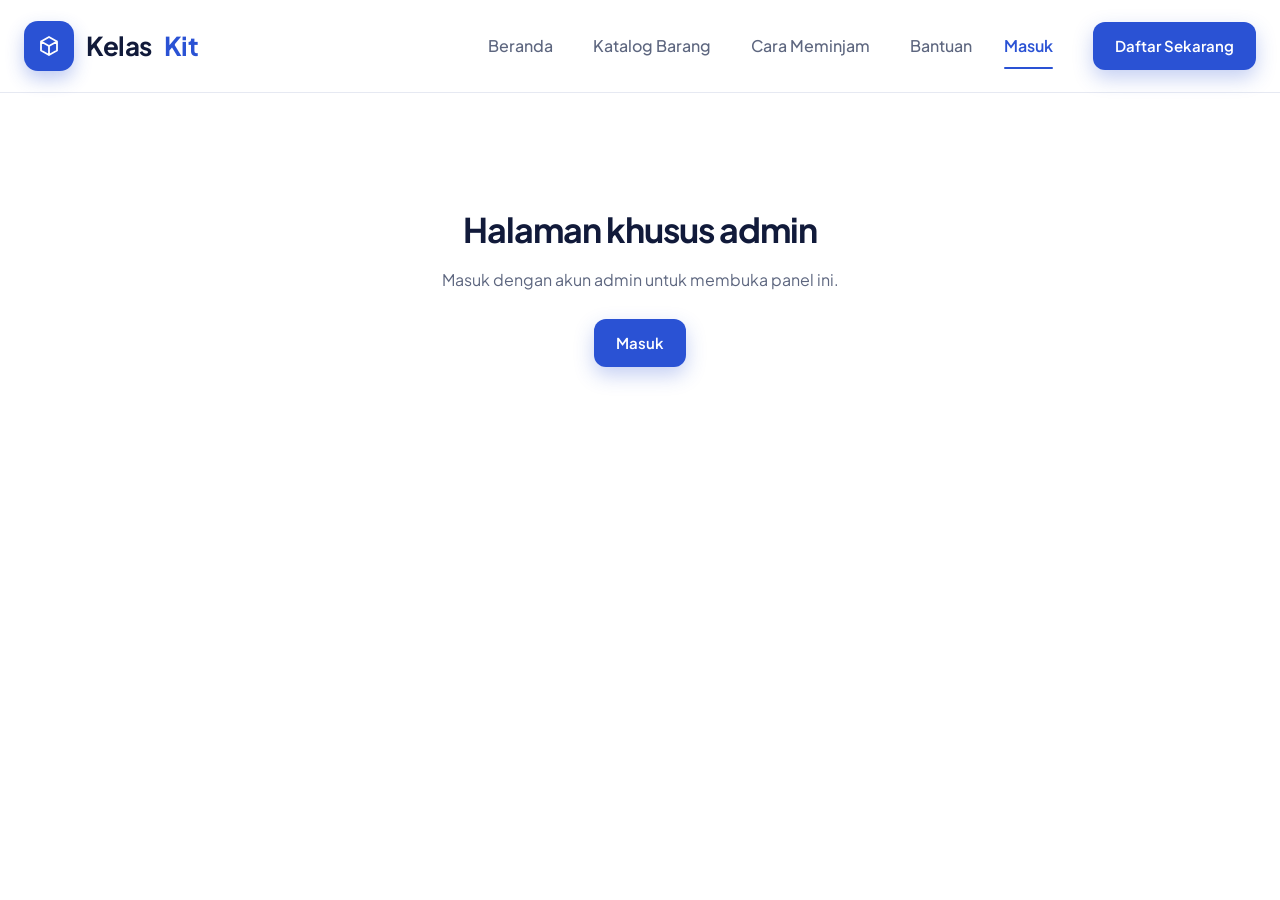
<file: admin.html>
<!DOCTYPE html>
<html lang="id">
<head>
  <meta charset="UTF-8">
  <meta name="viewport" content="width=device-width, initial-scale=1">
  <title>Panel Admin | KelasKit</title>
  <link rel="preconnect" href="https://fonts.googleapis.com">
  <link rel="preconnect" href="https://fonts.gstatic.com" crossorigin>
  <link href="https://fonts.googleapis.com/css2?family=Plus+Jakarta+Sans:wght@400;500;600;700;800&display=swap" rel="stylesheet">
  <link rel="stylesheet" href="style.css">
</head>
<body>
<header class="nav" id="nav">
  <div class="container nav__inner">
    <a href="index.html" class="logo"><span class="logo__mark"><svg viewBox="0 0 24 24"><path d="M12 3 4 7.5v9L12 21l8-4.5v-9L12 3Zm0 9L4 7.5M12 12l8-4.5M12 12v9"/></svg></span>Kelas<span>Kit</span></a>
    <button class="nav__toggle" id="navToggle" aria-label="Buka menu" aria-expanded="false"><span></span><span></span><span></span></button>
    <nav class="nav__menu" id="navMenu">
      <a href="index.html">Beranda</a>
      <a href="katalog.html">Katalog Barang</a>
      <a href="cara-meminjam.html">Cara Meminjam</a>
      <a href="bantuan.html">Bantuan</a>
      <a href="masuk.html" class="nav__login is-active" id="navLogin">Masuk</a>
      <a href="daftar.html" class="btn btn--primary" id="navRegister">Daftar Sekarang</a>
    </nav>
  </div>
</header>

<main class="admin" id="adminMain" hidden>
  <div class="container">
    <div class="admin__head">
      <div>
        <span class="eyebrow">Panel admin</span>
        <h1>Persetujuan peminjaman</h1>
        <p>Periksa pengajuan siswa, setujui atau tolak, lalu catat saat barang dikembalikan.</p>
      </div>
      <div class="actions">
        <button type="button" class="btn btn--ghost" id="seedBtn">Isi data contoh</button>
        <button type="button" class="btn btn--ghost" id="clearBtn">Hapus semua pengajuan</button>
      </div>
    </div>

    <div class="stat-grid" id="stats"></div>

    <h2 class="admin__h2">Pengajuan</h2>
    <div class="chips" id="statusChips" role="tablist"></div>
    <p class="form-msg" id="adminMsg" role="alert"></p>
    <div class="table-wrap">
      <table class="table">
        <thead><tr><th>Peminjam</th><th>Barang</th><th>Jadwal</th><th>Keperluan</th><th>Status</th><th>Aksi</th></tr></thead>
        <tbody id="loanRows"></tbody>
      </table>
    </div>
    <p class="empty" id="loanEmpty" hidden>Belum ada pengajuan pada status ini.</p>

    <h2 class="admin__h2">Inventaris</h2>
    <div class="table-wrap">
      <table class="table">
        <thead><tr><th>Barang</th><th>Kategori</th><th>Stok total</th><th>Sedang dipinjam</th><th>Tersedia</th></tr></thead>
        <tbody id="invRows"></tbody>
      </table>
    </div>
  </div>
</main>

<main class="denied" id="denied" hidden>
  <div class="container">
    <h1>Halaman khusus admin</h1>
    <p>Masuk dengan akun admin untuk membuka panel ini.</p>
    <a class="btn btn--primary" href="masuk.html">Masuk</a>
  </div>
</main>

<dialog class="modal" id="rejectDlg">
  <form class="modal__box" id="rejectForm">
    <h3>Tolak pengajuan</h3>
    <p class="modal__meta" id="rejectInfo"></p>
    <div class="field"><label for="reason">Alasan penolakan</label><textarea id="reason" rows="3" placeholder="Contoh: barang sedang dipakai untuk ujian"></textarea></div>
    <div class="actions">
      <button type="submit" class="btn btn--primary">Tolak Pengajuan</button>
      <button type="button" class="btn btn--ghost" id="rejectCancel">Batal</button>
    </div>
  </form>
</dialog>

<script src="common.js"></script>
<script src="admin.js"></script>
</body>
</html>
</file>
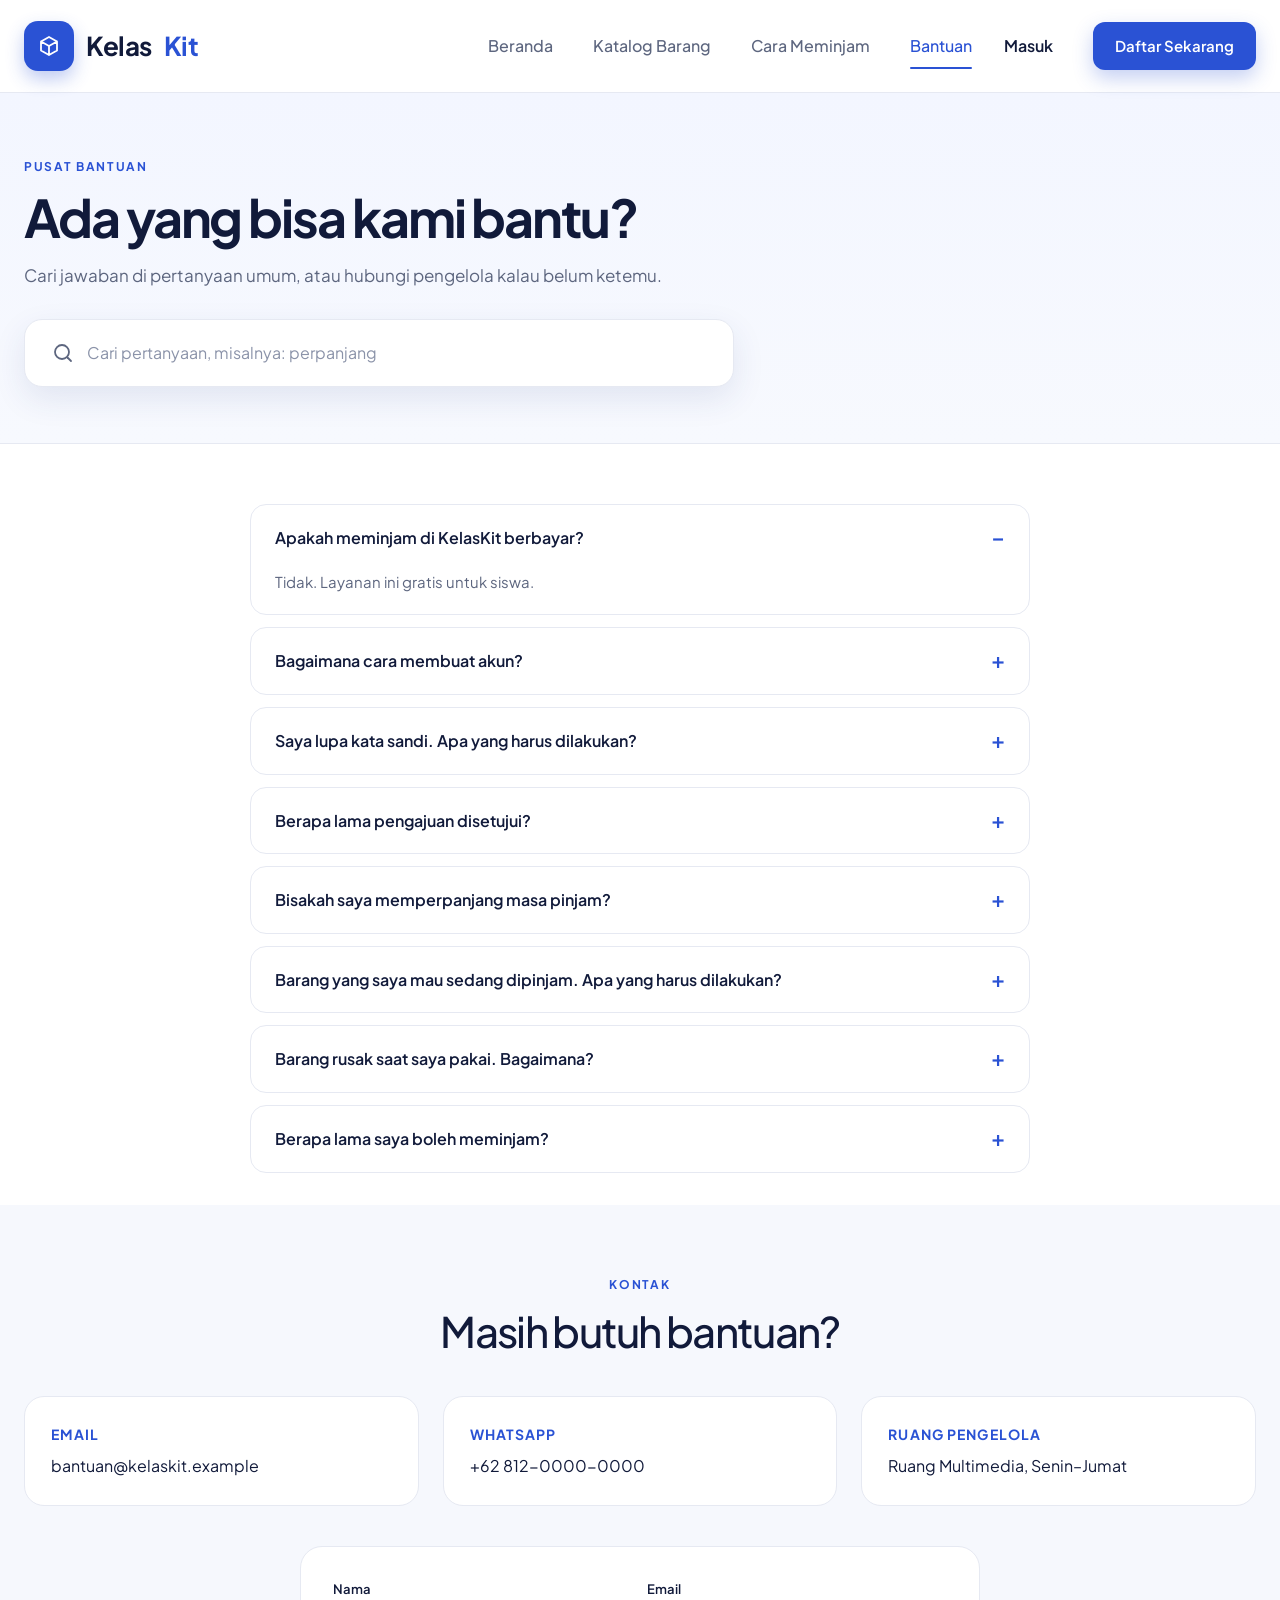
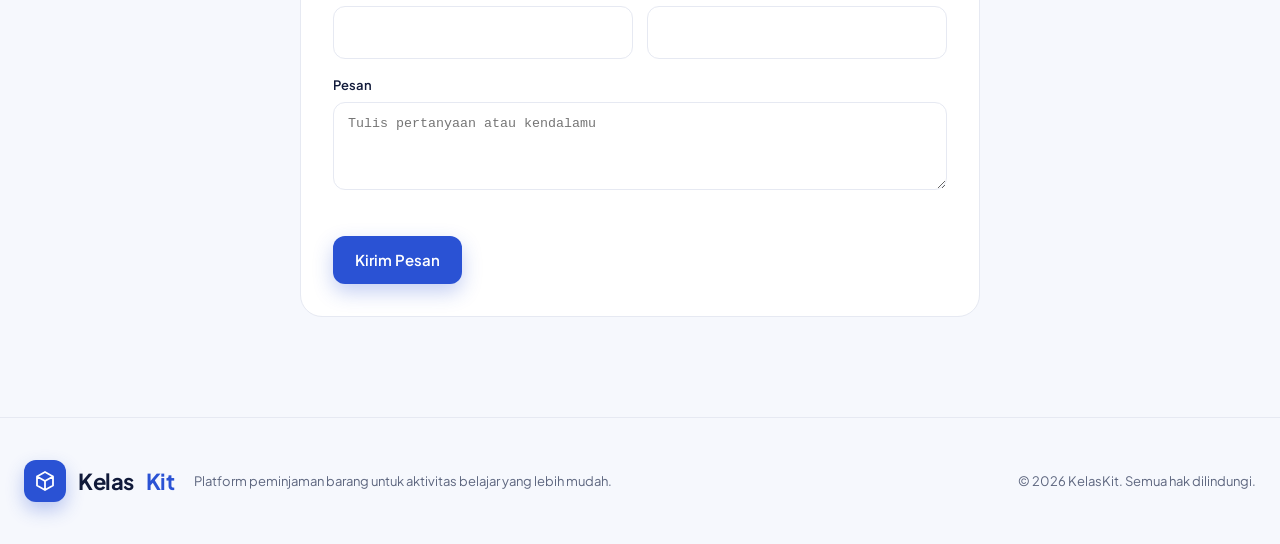
<file: bantuan.html>
<!DOCTYPE html>
<html lang="id">
<head>
  <meta charset="UTF-8">
  <meta name="viewport" content="width=device-width, initial-scale=1">
  <title>Bantuan | KelasKit</title>
  <link rel="preconnect" href="https://fonts.googleapis.com">
  <link rel="preconnect" href="https://fonts.gstatic.com" crossorigin>
  <link href="https://fonts.googleapis.com/css2?family=Plus+Jakarta+Sans:wght@400;500;600;700;800&display=swap" rel="stylesheet">
  <link rel="stylesheet" href="style.css">
</head>
<body>
<header class="nav" id="nav">
  <div class="container nav__inner">
    <a href="index.html" class="logo"><span class="logo__mark"><svg viewBox="0 0 24 24"><path d="M12 3 4 7.5v9L12 21l8-4.5v-9L12 3Zm0 9L4 7.5M12 12l8-4.5M12 12v9"/></svg></span>Kelas<span>Kit</span></a>
    <button class="nav__toggle" id="navToggle" aria-label="Buka menu" aria-expanded="false"><span></span><span></span><span></span></button>
    <nav class="nav__menu" id="navMenu">
      <a href="index.html">Beranda</a>
      <a href="katalog.html">Katalog Barang</a>
      <a href="cara-meminjam.html">Cara Meminjam</a>
      <a href="bantuan.html" class="is-active">Bantuan</a>
      <a href="masuk.html" class="nav__login" id="navLogin">Masuk</a>
      <a href="daftar.html" class="btn btn--primary" id="navRegister">Daftar Sekarang</a>
    </nav>
  </div>
</header>
<main>
  <section class="page-hero">
    <div class="container">
      <span class="eyebrow">Pusat bantuan</span>
      <h1>Ada yang bisa kami bantu?</h1>
      <p>Cari jawaban di pertanyaan umum, atau hubungi pengelola kalau belum ketemu.</p>
      <form class="search" id="faqSearchForm" role="search">
        <svg viewBox="0 0 24 24" class="search__icon"><circle cx="11" cy="11" r="7"/><path d="m20 20-3.5-3.5"/></svg>
        <input type="search" id="faqSearch" placeholder="Cari pertanyaan, misalnya: perpanjang" aria-label="Cari pertanyaan" autocomplete="off">
      </form>
    </div>
  </section>

  <section class="faq" id="faq">
    <div class="container faq__inner">
      <div id="faqList">
        <details open><summary>Apakah meminjam di KelasKit berbayar?</summary><p>Tidak. Layanan ini gratis untuk siswa.</p></details>
        <details><summary>Bagaimana cara membuat akun?</summary><p>Klik Daftar Sekarang, isi nama, email, kelas, dan kata sandi, lalu setujui syarat peminjaman.</p></details>
        <details><summary>Saya lupa kata sandi. Apa yang harus dilakukan?</summary><p>Hubungi pengelola lewat bagian Kontak di bawah, sebutkan email akunmu, dan mereka akan membantu mengatur ulang.</p></details>
        <details><summary>Berapa lama pengajuan disetujui?</summary><p>Pengelola memproses pengajuan pada jam operasional. Ajukan lebih awal supaya jadwalmu aman.</p></details>
        <details><summary>Bisakah saya memperpanjang masa pinjam?</summary><p>Bisa, selama barang tidak sedang dipesan orang lain. Ajukan perpanjangan sebelum tanggal kembali lewat.</p></details>
        <details><summary>Barang yang saya mau sedang dipinjam. Apa yang harus dilakukan?</summary><p>Pilih tanggal lain, atau cek barang serupa di katalog. Aktifkan filter Hanya yang tersedia untuk melihat barang yang siap dipinjam.</p></details>
        <details><summary>Barang rusak saat saya pakai. Bagaimana?</summary><p>Segera lapor ke pengelola dan jangan memperbaikinya sendiri. Pengelola akan memberi tahu langkah selanjutnya.</p></details>
        <details><summary>Berapa lama saya boleh meminjam?</summary><p>Batasnya berbeda tiap barang dan tertera di kartu barang, misalnya Maks. 3 hari.</p></details>
      </div>
      <p class="empty" id="faqEmpty" hidden>Tidak ada pertanyaan yang cocok. Coba kata lain, atau tanyakan langsung lewat form di bawah.</p>
    </div>
  </section>

  <section class="contact" id="kontak">
    <div class="container">
      <div class="section-head section-head--center"><span class="eyebrow">Kontak</span><h2>Masih butuh bantuan?</h2></div>
      <div class="contact__grid">
        <div class="contact__card"><h3>Email</h3><p>bantuan@kelaskit.example</p></div>
        <div class="contact__card"><h3>WhatsApp</h3><p>+62 812-0000-0000</p></div>
        <div class="contact__card"><h3>Ruang pengelola</h3><p>Ruang Multimedia, Senin&ndash;Jumat</p></div>
      </div>
      <form class="contact-form" id="contactForm" novalidate>
        <div class="row2">
          <div class="field"><label for="cname">Nama</label><input id="cname" name="cname" autocomplete="name"><small class="err" data-for="cname"></small></div>
          <div class="field"><label for="cemail">Email</label><input id="cemail" name="cemail" type="email" autocomplete="email"><small class="err" data-for="cemail"></small></div>
        </div>
        <div class="field"><label for="cmsg">Pesan</label><textarea id="cmsg" name="cmsg" rows="4" placeholder="Tulis pertanyaan atau kendalamu"></textarea><small class="err" data-for="cmsg"></small></div>
        <p class="form-msg" id="contactMsg" role="alert"></p>
        <button type="submit" class="btn btn--primary">Kirim Pesan</button>
      </form>
    </div>
  </section>
</main>
<footer class="footer">
  <div class="container footer__inner">
    <a href="index.html" class="logo logo--sm"><span class="logo__mark"><svg viewBox="0 0 24 24"><path d="M12 3 4 7.5v9L12 21l8-4.5v-9L12 3Zm0 9L4 7.5M12 12l8-4.5M12 12v9"/></svg></span>Kelas<span>Kit</span></a>
    <p>Platform peminjaman barang untuk aktivitas belajar yang lebih mudah.</p>
    <small>&copy; <span id="year">2025</span> KelasKit. Semua hak dilindungi.</small>
  </div>
</footer>
<script src="common.js"></script><script src="bantuan.js"></script>
</body></html>
</file>
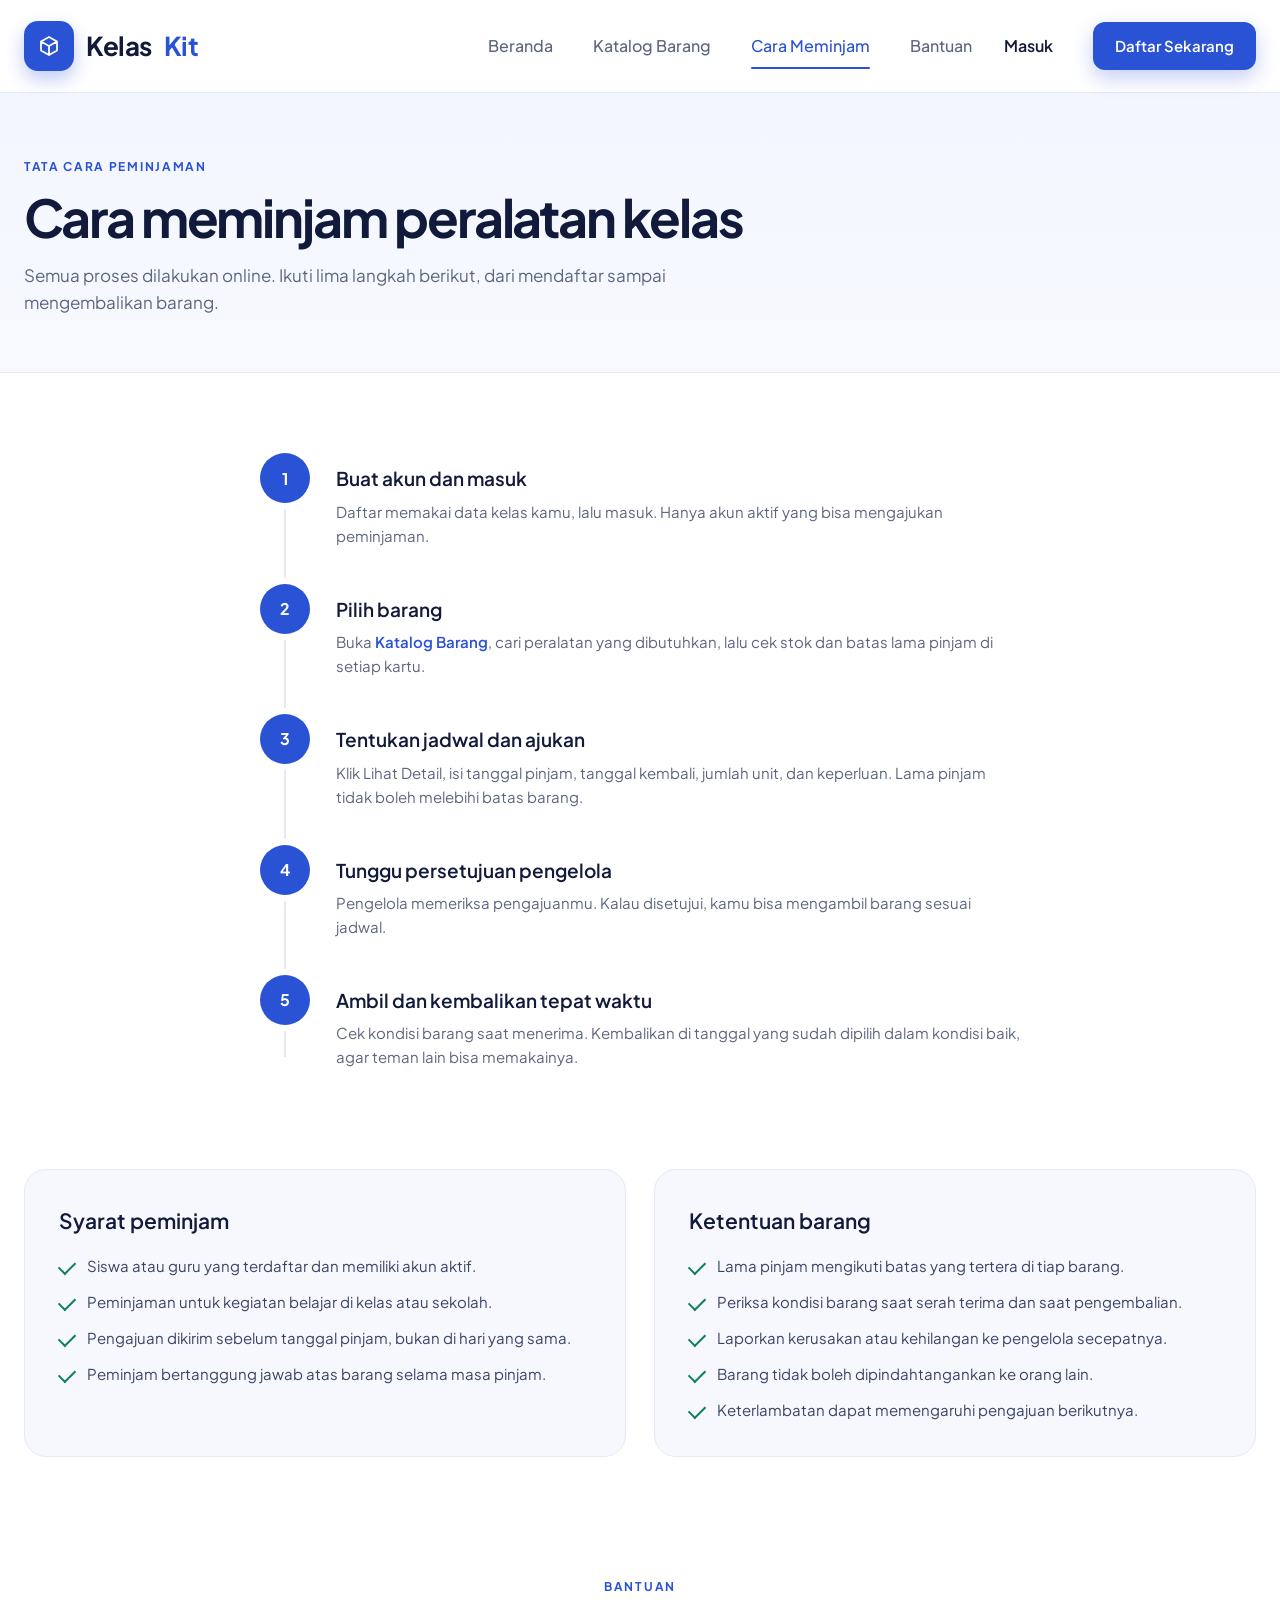
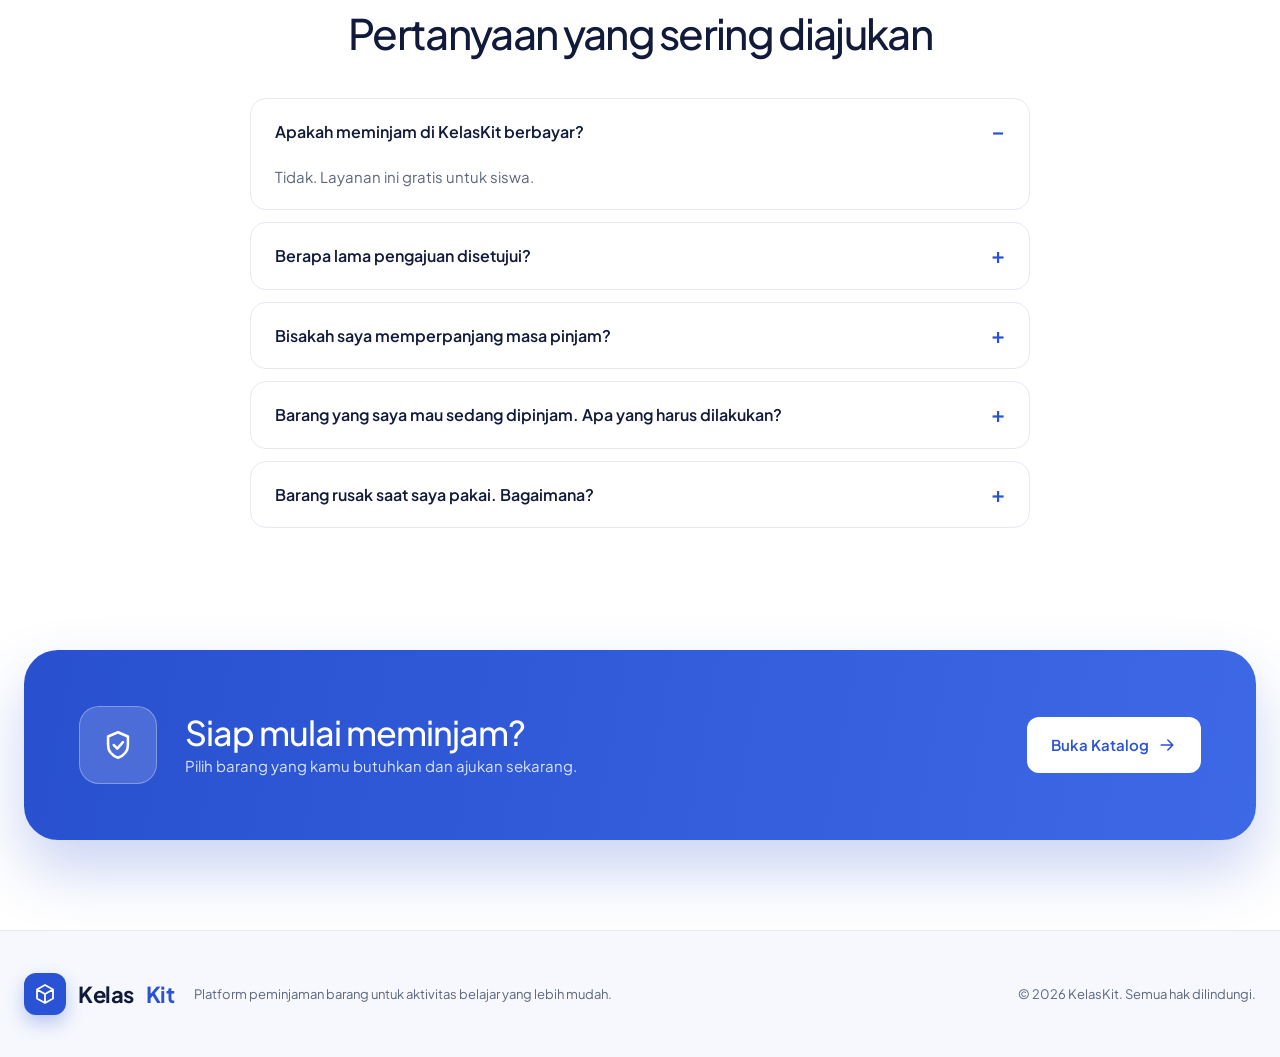
<file: cara-meminjam.html>
<!DOCTYPE html>
<html lang="id">
<head>
  <meta charset="UTF-8">
  <meta name="viewport" content="width=device-width, initial-scale=1">
  <title>Cara Meminjam | KelasKit</title>
  <link rel="preconnect" href="https://fonts.googleapis.com">
  <link rel="preconnect" href="https://fonts.gstatic.com" crossorigin>
  <link href="https://fonts.googleapis.com/css2?family=Plus+Jakarta+Sans:wght@400;500;600;700;800&display=swap" rel="stylesheet">
  <link rel="stylesheet" href="style.css">
</head>
<body>
<header class="nav" id="nav">
  <div class="container nav__inner">
    <a href="index.html" class="logo"><span class="logo__mark"><svg viewBox="0 0 24 24"><path d="M12 3 4 7.5v9L12 21l8-4.5v-9L12 3Zm0 9L4 7.5M12 12l8-4.5M12 12v9"/></svg></span>Kelas<span>Kit</span></a>
    <button class="nav__toggle" id="navToggle" aria-label="Buka menu" aria-expanded="false"><span></span><span></span><span></span></button>
    <nav class="nav__menu" id="navMenu">
      <a href="index.html">Beranda</a>
      <a href="katalog.html" >Katalog Barang</a>
      <a href="cara-meminjam.html" class="is-active">Cara Meminjam</a>
      <a href="bantuan.html">Bantuan</a>
      <a href="masuk.html" class="nav__login" id="navLogin">Masuk</a>
      <a href="daftar.html" class="btn btn--primary" id="navRegister">Daftar Sekarang</a>
    </nav>
  </div>
</header>
<main>
  <section class="page-hero">
    <div class="container">
      <span class="eyebrow">Tata cara peminjaman</span>
      <h1>Cara meminjam peralatan kelas</h1>
      <p>Semua proses dilakukan online. Ikuti lima langkah berikut, dari mendaftar sampai mengembalikan barang.</p>
    </div>
  </section>

  <section class="guide">
    <div class="container">
      <ol class="timeline">
        <li><span class="timeline__no">1</span><div><h3>Buat akun dan masuk</h3><p>Daftar memakai data kelas kamu, lalu masuk. Hanya akun aktif yang bisa mengajukan peminjaman.</p></div></li>
        <li><span class="timeline__no">2</span><div><h3>Pilih barang</h3><p>Buka <a href="katalog.html">Katalog Barang</a>, cari peralatan yang dibutuhkan, lalu cek stok dan batas lama pinjam di setiap kartu.</p></div></li>
        <li><span class="timeline__no">3</span><div><h3>Tentukan jadwal dan ajukan</h3><p>Klik Lihat Detail, isi tanggal pinjam, tanggal kembali, jumlah unit, dan keperluan. Lama pinjam tidak boleh melebihi batas barang.</p></div></li>
        <li><span class="timeline__no">4</span><div><h3>Tunggu persetujuan pengelola</h3><p>Pengelola memeriksa pengajuanmu. Kalau disetujui, kamu bisa mengambil barang sesuai jadwal.</p></div></li>
        <li><span class="timeline__no">5</span><div><h3>Ambil dan kembalikan tepat waktu</h3><p>Cek kondisi barang saat menerima. Kembalikan di tanggal yang sudah dipilih dalam kondisi baik, agar teman lain bisa memakainya.</p></div></li>
      </ol>
    </div>
  </section>

  <section class="rules">
    <div class="container rules__grid">
      <div class="rule">
        <h2>Syarat peminjam</h2>
        <ul>
          <li>Siswa atau guru yang terdaftar dan memiliki akun aktif.</li>
          <li>Peminjaman untuk kegiatan belajar di kelas atau sekolah.</li>
          <li>Pengajuan dikirim sebelum tanggal pinjam, bukan di hari yang sama.</li>
          <li>Peminjam bertanggung jawab atas barang selama masa pinjam.</li>
        </ul>
      </div>
      <div class="rule">
        <h2>Ketentuan barang</h2>
        <ul>
          <li>Lama pinjam mengikuti batas yang tertera di tiap barang.</li>
          <li>Periksa kondisi barang saat serah terima dan saat pengembalian.</li>
          <li>Laporkan kerusakan atau kehilangan ke pengelola secepatnya.</li>
          <li>Barang tidak boleh dipindahtangankan ke orang lain.</li>
          <li>Keterlambatan dapat memengaruhi pengajuan berikutnya.</li>
        </ul>
      </div>
    </div>
  </section>

  <section class="faq" id="faq">
    <div class="container faq__inner">
      <div class="section-head section-head--center"><span class="eyebrow">Bantuan</span><h2>Pertanyaan yang sering diajukan</h2></div>
      <details open><summary>Apakah meminjam di KelasKit berbayar?</summary><p>Tidak. Layanan ini gratis untuk siswa.</p></details>
      <details><summary>Berapa lama pengajuan disetujui?</summary><p>Pengelola memproses pengajuan pada jam operasional. Ajukan lebih awal supaya jadwalmu aman.</p></details>
      <details><summary>Bisakah saya memperpanjang masa pinjam?</summary><p>Bisa, selama barang tidak sedang dipesan orang lain. Ajukan perpanjangan sebelum tanggal kembali lewat.</p></details>
      <details><summary>Barang yang saya mau sedang dipinjam. Apa yang harus dilakukan?</summary><p>Pilih tanggal lain, atau cek barang serupa di katalog. Aktifkan filter Hanya yang tersedia untuk melihat barang yang siap dipinjam.</p></details>
      <details><summary>Barang rusak saat saya pakai. Bagaimana?</summary><p>Segera lapor ke pengelola dan jangan memperbaikinya sendiri. Pengelola akan memberi tahu langkah selanjutnya.</p></details>
    </div>
  </section>

  <section class="cta-wrap">
    <div class="container">
      <div class="cta">
        <span class="cta__icon"><svg viewBox="0 0 24 24"><path d="M12 3 5 6v6c0 4.5 3 7.5 7 9 4-1.5 7-4.5 7-9V6l-7-3Zm-3 9 2.5 2.5L15.5 10"/></svg></span>
        <div class="cta__text"><h2>Siap mulai meminjam?</h2><p>Pilih barang yang kamu butuhkan dan ajukan sekarang.</p></div>
        <a href="katalog.html" class="btn btn--white">Buka Katalog <svg viewBox="0 0 24 24"><path d="M5 12h14M13 6l6 6-6 6"/></svg></a>
      </div>
    </div>
  </section>
</main>
<footer class="footer">
  <div class="container footer__inner">
    <a href="index.html" class="logo logo--sm"><span class="logo__mark"><svg viewBox="0 0 24 24"><path d="M12 3 4 7.5v9L12 21l8-4.5v-9L12 3Zm0 9L4 7.5M12 12l8-4.5M12 12v9"/></svg></span>Kelas<span>Kit</span></a>
    <p>Platform peminjaman barang untuk aktivitas belajar yang lebih mudah.</p>
    <small>&copy; <span id="year">2025</span> KelasKit. Semua hak dilindungi.</small>
  </div>
</footer>
<script src="common.js"></script>
</body></html>
</file>
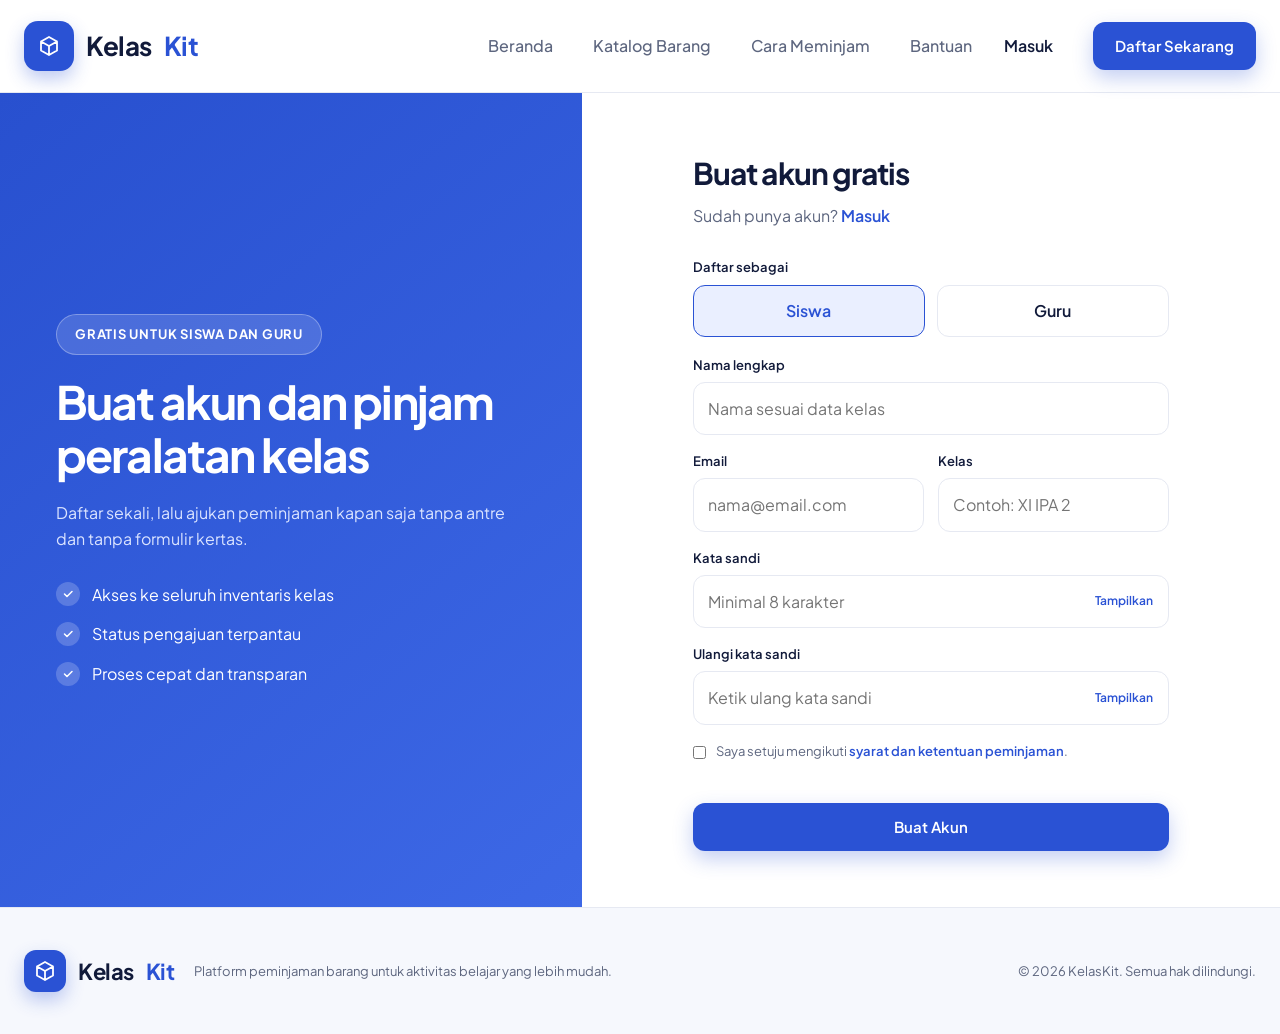
<file: daftar.html>
<!DOCTYPE html>
<html lang="id">
<head>
  <meta charset="UTF-8">
  <meta name="viewport" content="width=device-width, initial-scale=1">
  <title>Daftar | KelasKit</title>
  <link rel="preconnect" href="https://fonts.googleapis.com">
  <link rel="preconnect" href="https://fonts.gstatic.com" crossorigin>
  <link href="https://fonts.googleapis.com/css2?family=Plus+Jakarta+Sans:wght@400;500;600;700;800&display=swap" rel="stylesheet">
  <link rel="stylesheet" href="style.css">
</head>
<body>
<header class="nav" id="nav">
  <div class="container nav__inner">
    <a href="index.html" class="logo"><span class="logo__mark"><svg viewBox="0 0 24 24"><path d="M12 3 4 7.5v9L12 21l8-4.5v-9L12 3Zm0 9L4 7.5M12 12l8-4.5M12 12v9"/></svg></span>Kelas<span>Kit</span></a>
    <button class="nav__toggle" id="navToggle" aria-label="Buka menu" aria-expanded="false"><span></span><span></span><span></span></button>
    <nav class="nav__menu" id="navMenu">
      <a href="index.html">Beranda</a>
      <a href="katalog.html">Katalog Barang</a>
      <a href="cara-meminjam.html">Cara Meminjam</a>
      <a href="bantuan.html" >Bantuan</a>
      <a href="masuk.html" class="nav__login" id="navLogin">Masuk</a>
      <a href="daftar.html" class="btn btn--primary" id="navRegister">Daftar Sekarang</a>
    </nav>
  </div>
</header>
<main class="auth">
  <aside class="auth__side">
    <span class="pill pill--light">Gratis untuk siswa dan guru</span>
    <h1>Buat akun dan pinjam peralatan kelas</h1>
    <p>Daftar sekali, lalu ajukan peminjaman kapan saja tanpa antre dan tanpa formulir kertas.</p>
    <ul class="auth__list"><li>Akses ke seluruh inventaris kelas</li><li>Status pengajuan terpantau</li><li>Proses cepat dan transparan</li></ul>
  </aside>
  <section class="auth__card">
    <h2>Buat akun gratis</h2>
    <p class="auth__sub">Sudah punya akun? <a href="masuk.html">Masuk</a></p>
    <form id="registerForm" novalidate>
      <fieldset class="role-pick">
        <legend>Daftar sebagai</legend>
        <div class="role-pick__opts">
          <label><input type="radio" name="role" value="siswa" checked><span>Siswa</span></label>
          <label><input type="radio" name="role" value="guru"><span>Guru</span></label>
        </div>
      </fieldset>
      <div class="field"><label for="fullname">Nama lengkap</label><input id="fullname" name="fullname" autocomplete="name" placeholder="Nama sesuai data kelas"><small class="err" data-for="fullname"></small></div>
      <div class="row2">
        <div class="field"><label for="email">Email</label><input id="email" name="email" type="email" autocomplete="email" placeholder="nama@email.com"><small class="err" data-for="email"></small></div>
        <div class="field"><label for="kelas" id="kelasLabel">Kelas</label><input id="kelas" name="kelas" placeholder="Contoh: XI IPA 2"><small class="err" data-for="kelas"></small></div>
      </div>
      <div class="field"><label for="password">Kata sandi</label>
        <div class="pw"><input id="password" name="password" type="password" autocomplete="new-password" placeholder="Minimal 8 karakter"><button type="button" class="pw-toggle" data-target="password">Tampilkan</button></div>
        <small class="err" data-for="password"></small></div>
      <div class="field"><label for="confirm">Ulangi kata sandi</label>
        <div class="pw"><input id="confirm" name="confirm" type="password" autocomplete="new-password" placeholder="Ketik ulang kata sandi"><button type="button" class="pw-toggle" data-target="confirm">Tampilkan</button></div>
        <small class="err" data-for="confirm"></small></div>
      <label class="agree"><input type="checkbox" name="terms"> <span>Saya setuju mengikuti <a href="cara-meminjam.html">syarat dan ketentuan peminjaman</a>.</span></label>
      <small class="err" data-for="terms"></small>
      <p class="form-msg" id="formMsg" role="alert"></p>
      <button type="submit" class="btn btn--primary btn--block">Buat Akun</button>
    </form>
  </section>
</main>
<footer class="footer">
  <div class="container footer__inner">
    <a href="index.html" class="logo logo--sm"><span class="logo__mark"><svg viewBox="0 0 24 24"><path d="M12 3 4 7.5v9L12 21l8-4.5v-9L12 3Zm0 9L4 7.5M12 12l8-4.5M12 12v9"/></svg></span>Kelas<span>Kit</span></a>
    <p>Platform peminjaman barang untuk aktivitas belajar yang lebih mudah.</p>
    <small>&copy; <span id="year">2025</span> KelasKit. Semua hak dilindungi.</small>
  </div>
</footer>
<script src="common.js"></script><script src="auth.js"></script>
</body></html>
</file>
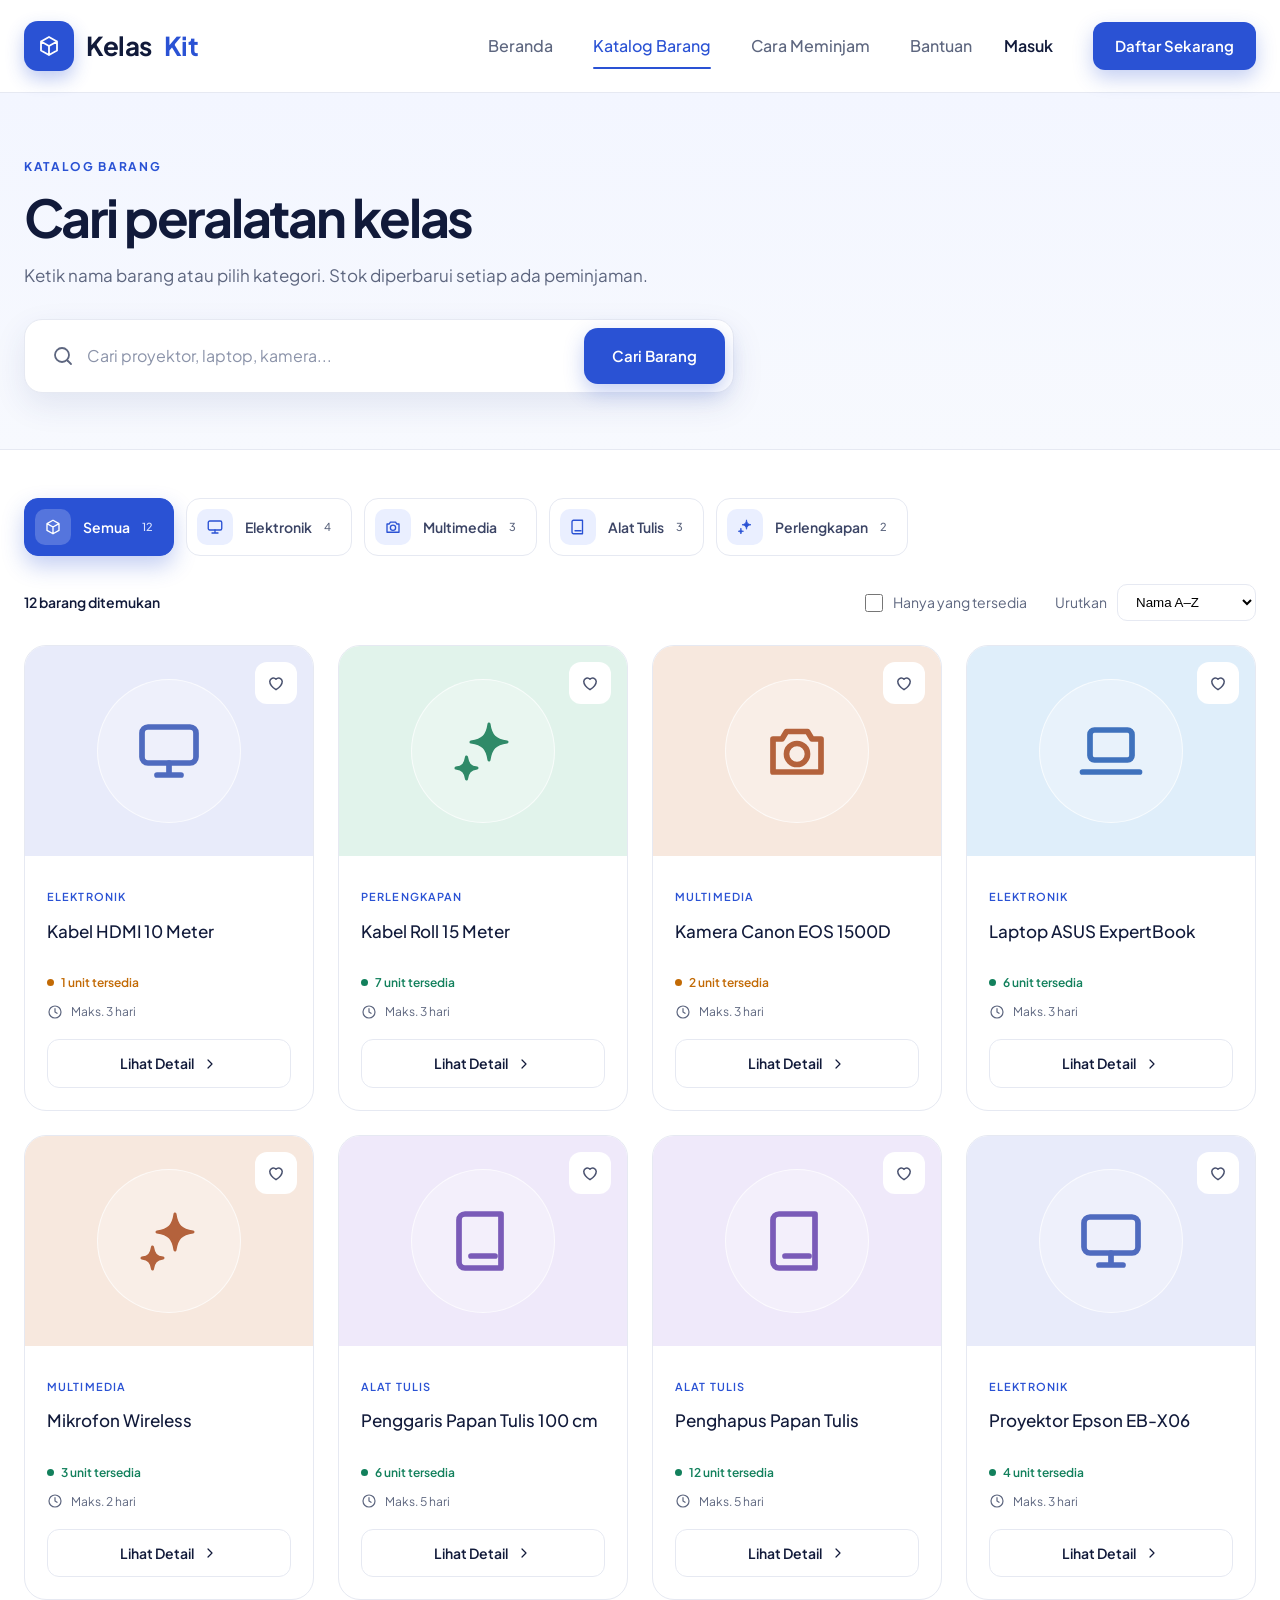
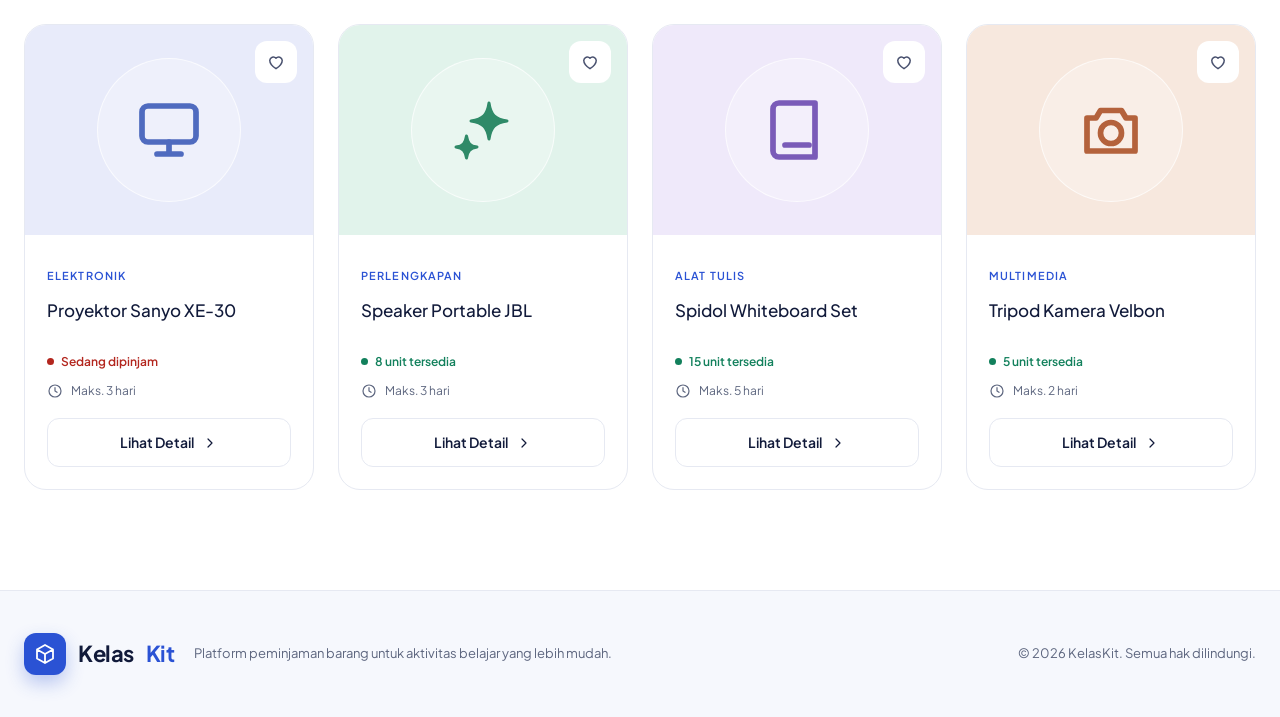
<file: katalog.html>
<!DOCTYPE html>
<html lang="id">
<head>
  <meta charset="UTF-8">
  <meta name="viewport" content="width=device-width, initial-scale=1">
  <title>Katalog Barang | KelasKit</title>
  <link rel="preconnect" href="https://fonts.googleapis.com">
  <link rel="preconnect" href="https://fonts.gstatic.com" crossorigin>
  <link href="https://fonts.googleapis.com/css2?family=Plus+Jakarta+Sans:wght@400;500;600;700;800&display=swap" rel="stylesheet">
  <link rel="stylesheet" href="style.css">
</head>
<body>
<header class="nav" id="nav">
  <div class="container nav__inner">
    <a href="index.html" class="logo"><span class="logo__mark"><svg viewBox="0 0 24 24"><path d="M12 3 4 7.5v9L12 21l8-4.5v-9L12 3Zm0 9L4 7.5M12 12l8-4.5M12 12v9"/></svg></span>Kelas<span>Kit</span></a>
    <button class="nav__toggle" id="navToggle" aria-label="Buka menu" aria-expanded="false"><span></span><span></span><span></span></button>
    <nav class="nav__menu" id="navMenu">
      <a href="index.html">Beranda</a>
      <a href="katalog.html" class="is-active">Katalog Barang</a>
      <a href="cara-meminjam.html" >Cara Meminjam</a>
      <a href="bantuan.html">Bantuan</a>
      <a href="masuk.html" class="nav__login" id="navLogin">Masuk</a>
      <a href="daftar.html" class="btn btn--primary" id="navRegister">Daftar Sekarang</a>
    </nav>
  </div>
</header>
<main>
  <section class="page-hero">
    <div class="container">
      <span class="eyebrow">Katalog barang</span>
      <h1>Cari peralatan kelas</h1>
      <p>Ketik nama barang atau pilih kategori. Stok diperbarui setiap ada peminjaman.</p>
      <form class="search" id="searchForm" role="search">
        <svg viewBox="0 0 24 24" class="search__icon"><circle cx="11" cy="11" r="7"/><path d="m20 20-3.5-3.5"/></svg>
        <input type="search" id="searchInput" placeholder="Cari proyektor, laptop, kamera..." aria-label="Cari barang" autocomplete="off">
        <button type="submit" class="btn btn--primary">Cari Barang</button>
      </form>
    </div>
  </section>

  <section class="catalog catalog--page">
    <div class="container">
      <div class="chips" id="chips" role="tablist"></div>
      <div class="toolbar">
        <p id="count" aria-live="polite"></p>
        <label class="check"><input type="checkbox" id="onlyAvail"> Hanya yang tersedia</label>
        <label class="select">Urutkan
          <select id="sort">
            <option value="nama">Nama A&ndash;Z</option>
            <option value="stok">Stok terbanyak</option>
            <option value="durasi">Durasi terlama</option>
          </select>
        </label>
      </div>
      <div class="grid" id="grid"></div>
      <div class="empty" id="empty" hidden>
        <p>Barang tidak ditemukan. Coba kata kunci lain atau atur ulang filter.</p>
        <button type="button" class="btn btn--primary" id="reset">Atur ulang filter</button>
      </div>
    </div>
  </section>
</main>
<footer class="footer">
  <div class="container footer__inner">
    <a href="index.html" class="logo logo--sm"><span class="logo__mark"><svg viewBox="0 0 24 24"><path d="M12 3 4 7.5v9L12 21l8-4.5v-9L12 3Zm0 9L4 7.5M12 12l8-4.5M12 12v9"/></svg></span>Kelas<span>Kit</span></a>
    <p>Platform peminjaman barang untuk aktivitas belajar yang lebih mudah.</p>
    <small>&copy; <span id="year">2025</span> KelasKit. Semua hak dilindungi.</small>
  </div>
</footer>
<script src="common.js"></script>
<script src="katalog.js"></script>
</body></html>
</file>
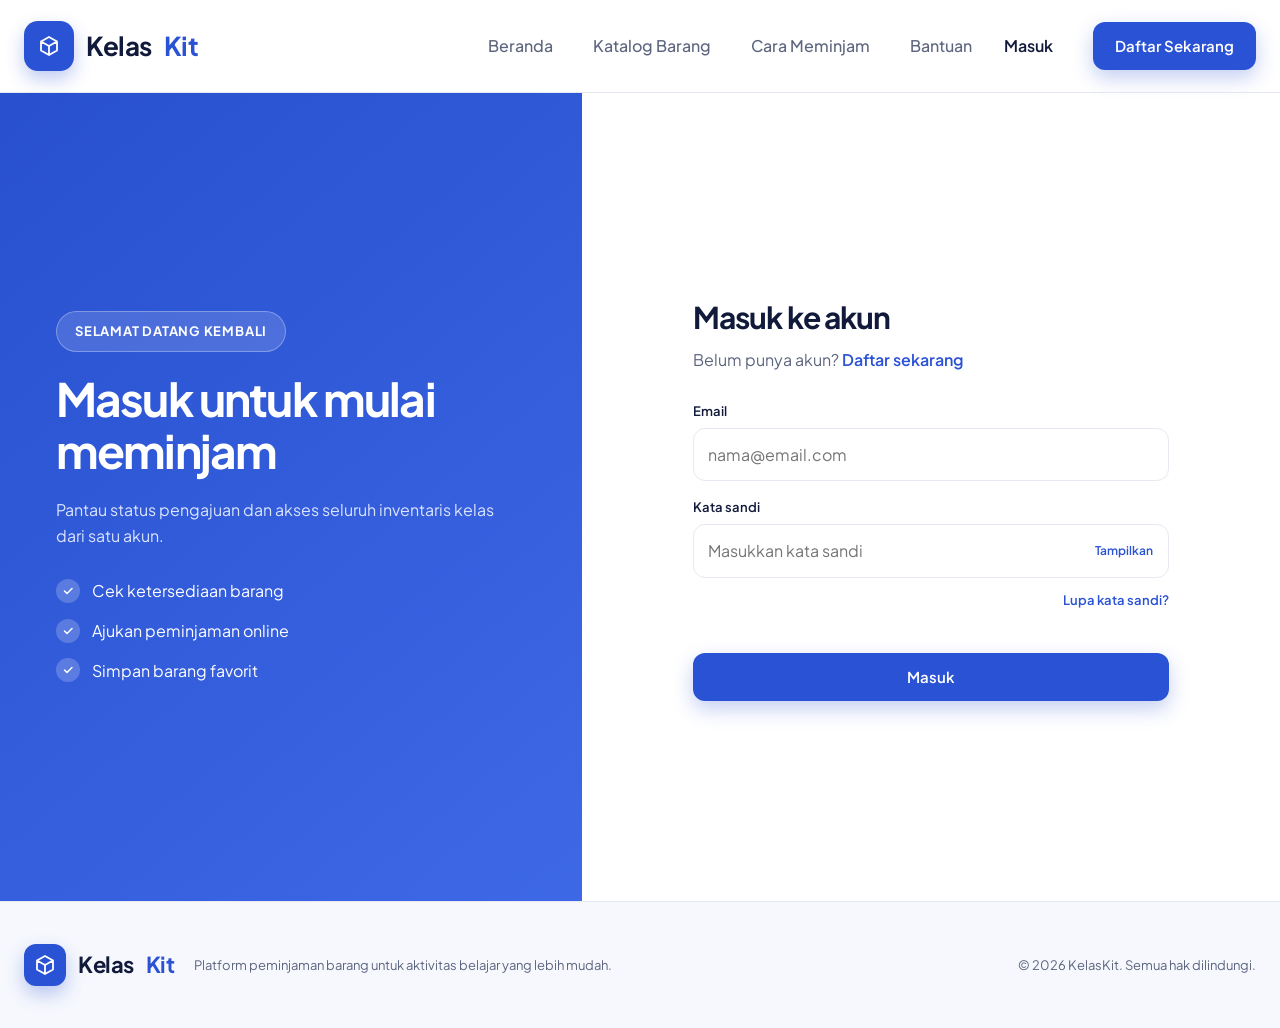
<file: masuk.html>
<!DOCTYPE html>
<html lang="id">
<head>
  <meta charset="UTF-8">
  <meta name="viewport" content="width=device-width, initial-scale=1">
  <title>Masuk | KelasKit</title>
  <link rel="preconnect" href="https://fonts.googleapis.com">
  <link rel="preconnect" href="https://fonts.gstatic.com" crossorigin>
  <link href="https://fonts.googleapis.com/css2?family=Plus+Jakarta+Sans:wght@400;500;600;700;800&display=swap" rel="stylesheet">
  <link rel="stylesheet" href="style.css">
</head>
<body>
<header class="nav" id="nav">
  <div class="container nav__inner">
    <a href="index.html" class="logo"><span class="logo__mark"><svg viewBox="0 0 24 24"><path d="M12 3 4 7.5v9L12 21l8-4.5v-9L12 3Zm0 9L4 7.5M12 12l8-4.5M12 12v9"/></svg></span>Kelas<span>Kit</span></a>
    <button class="nav__toggle" id="navToggle" aria-label="Buka menu" aria-expanded="false"><span></span><span></span><span></span></button>
    <nav class="nav__menu" id="navMenu">
      <a href="index.html">Beranda</a>
      <a href="katalog.html">Katalog Barang</a>
      <a href="cara-meminjam.html">Cara Meminjam</a>
      <a href="bantuan.html" >Bantuan</a>
      <a href="masuk.html" class="nav__login" id="navLogin">Masuk</a>
      <a href="daftar.html" class="btn btn--primary" id="navRegister">Daftar Sekarang</a>
    </nav>
  </div>
</header>
<main class="auth">
  <aside class="auth__side">
    <span class="pill pill--light">Selamat datang kembali</span>
    <h1>Masuk untuk mulai meminjam</h1>
    <p>Pantau status pengajuan dan akses seluruh inventaris kelas dari satu akun.</p>
    <ul class="auth__list"><li>Cek ketersediaan barang</li><li>Ajukan peminjaman online</li><li>Simpan barang favorit</li></ul>
  </aside>
  <section class="auth__card">
    <h2>Masuk ke akun</h2>
    <p class="auth__sub">Belum punya akun? <a href="daftar.html">Daftar sekarang</a></p>
    <form id="loginForm" novalidate>
      <div class="field"><label for="email">Email</label><input id="email" name="email" type="email" autocomplete="email" placeholder="nama@email.com"><small class="err" data-for="email"></small></div>
      <div class="field"><label for="password">Kata sandi</label>
        <div class="pw"><input id="password" name="password" type="password" autocomplete="current-password" placeholder="Masukkan kata sandi"><button type="button" class="pw-toggle" data-target="password">Tampilkan</button></div>
        <small class="err" data-for="password"></small></div>
      <p class="auth__aside"><a href="bantuan.html#kontak">Lupa kata sandi?</a></p>
      <p class="form-msg" id="formMsg" role="alert"></p>
      <button type="submit" class="btn btn--primary btn--block">Masuk</button>
    </form>
  </section>
</main>
<footer class="footer">
  <div class="container footer__inner">
    <a href="index.html" class="logo logo--sm"><span class="logo__mark"><svg viewBox="0 0 24 24"><path d="M12 3 4 7.5v9L12 21l8-4.5v-9L12 3Zm0 9L4 7.5M12 12l8-4.5M12 12v9"/></svg></span>Kelas<span>Kit</span></a>
    <p>Platform peminjaman barang untuk aktivitas belajar yang lebih mudah.</p>
    <small>&copy; <span id="year">2025</span> KelasKit. Semua hak dilindungi.</small>
  </div>
</footer>
<script src="common.js"></script><script src="auth.js"></script>
</body></html>
</file>
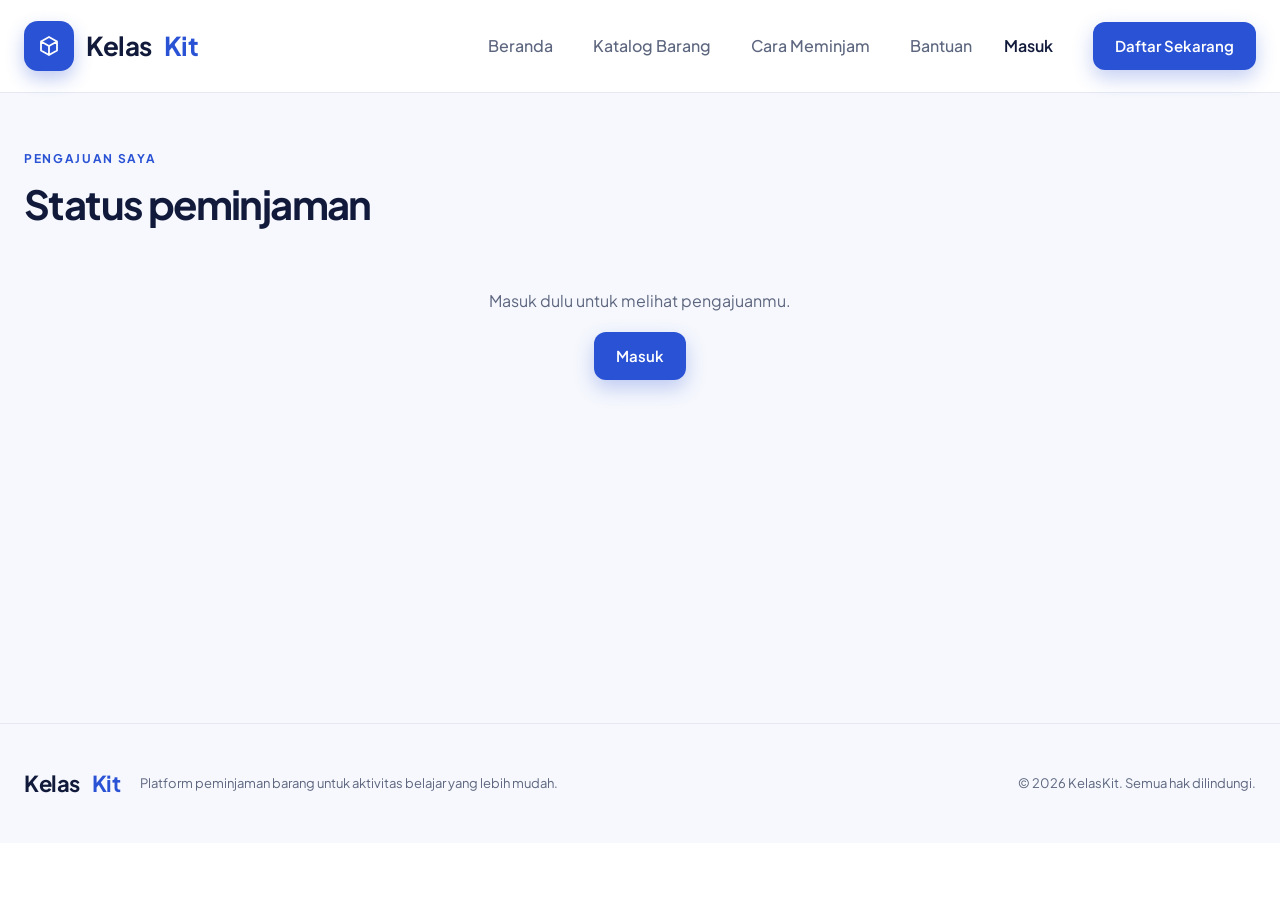
<file: pengajuan-saya.html>
<!DOCTYPE html>
<html lang="id">
<head>
  <meta charset="UTF-8">
  <meta name="viewport" content="width=device-width, initial-scale=1">
  <title>Pengajuan Saya | KelasKit</title>
  <link rel="preconnect" href="https://fonts.googleapis.com">
  <link rel="preconnect" href="https://fonts.gstatic.com" crossorigin>
  <link href="https://fonts.googleapis.com/css2?family=Plus+Jakarta+Sans:wght@400;500;600;700;800&display=swap" rel="stylesheet">
  <link rel="stylesheet" href="style.css">
</head>
<body>
<header class="nav" id="nav">
  <div class="container nav__inner">
    <a href="index.html" class="logo"><span class="logo__mark"><svg viewBox="0 0 24 24"><path d="M12 3 4 7.5v9L12 21l8-4.5v-9L12 3Zm0 9L4 7.5M12 12l8-4.5M12 12v9"/></svg></span>Kelas<span>Kit</span></a>
    <button class="nav__toggle" id="navToggle" aria-label="Buka menu" aria-expanded="false"><span></span><span></span><span></span></button>
    <nav class="nav__menu" id="navMenu">
      <a href="index.html">Beranda</a>
      <a href="katalog.html">Katalog Barang</a>
      <a href="cara-meminjam.html">Cara Meminjam</a>
      <a href="bantuan.html">Bantuan</a>
      <a href="masuk.html" class="nav__login" id="navLogin">Masuk</a>
      <a href="daftar.html" class="btn btn--primary" id="navRegister">Daftar Sekarang</a>
    </nav>
  </div>
</header>

<main class="mine">
  <div class="container">
    <span class="eyebrow">Pengajuan saya</span>
    <h1>Status peminjaman</h1>
    <p class="mine__lead" id="lead">Pantau pengajuanmu di sini. Pembaruan dari pengelola akan muncul sebagai notifikasi.</p>
    <div class="loan-list" id="loanList"></div>
    <div class="empty" id="empty" hidden></div>
  </div>
</main>

<footer class="footer">
  <div class="container footer__inner">
    <a href="index.html" class="logo logo--sm">Kelas<span>Kit</span></a>
    <p>Platform peminjaman barang untuk aktivitas belajar yang lebih mudah.</p>
    <small>&copy; <span id="year">2025</span> KelasKit. Semua hak dilindungi.</small>
  </div>
</footer>
<script src="common.js"></script>
<script src="pengajuan.js"></script>
</body>
</html>
</file>
<file: style.css>
:root{
  --blue:#2a52d4; --blue-d:#1f3fb0; --blue-l:#eaefff; --ink:#111a3a; --muted:#5d667f;
  --line:#e6e9f2; --bg:#f6f8fd; --green:#12805c; --green-l:#e1f6ee; --amber:#c26a05;
  --radius:16px; --shadow:0 12px 32px rgba(36,56,130,.10);
}
*{box-sizing:border-box;margin:0;padding:0}
html{scroll-behavior:smooth;scroll-padding-top:90px}
body{font-family:'Plus Jakarta Sans',system-ui,sans-serif;color:var(--ink);background:#fff;line-height:1.6;-webkit-font-smoothing:antialiased}
a{color:inherit;text-decoration:none}
button,input{font:inherit;color:inherit}
button{cursor:pointer;background:none;border:0}
svg{width:20px;height:20px;fill:none;stroke:currentColor;stroke-width:1.8;stroke-linecap:round;stroke-linejoin:round;flex:none}
.container{width:min(1450px,100% - 48px);margin-inline:auto}
:focus-visible{outline:3px solid #8fa6ff;outline-offset:2px;border-radius:8px}

/* Buttons */
.btn{display:inline-flex;align-items:center;gap:8px;padding:12px 22px;border-radius:12px;font-weight:600;font-size:15px;transition:background .2s,transform .2s}
.btn--primary{background:var(--blue);color:#fff;box-shadow:0 8px 20px rgba(42,82,212,.28)}
.btn--primary:hover{background:var(--blue-d)}
.btn--white{background:#fff;color:var(--blue);padding:16px 24px}
.btn--white:hover{transform:translateY(-2px)}

/* Nav */
.nav{position:sticky;top:0;z-index:50;background:rgba(255,255,255,.92);backdrop-filter:blur(10px);border-bottom:1px solid var(--line)}
.nav__inner{display:flex;align-items:center;justify-content:space-between;height:92px}
.logo{display:flex;align-items:center;gap:12px;font-weight:700;font-size:26px;letter-spacing:-.5px}
.logo span:not(.logo__mark){color:var(--blue)}
.logo__mark{width:50px;height:50px;border-radius:14px;background:var(--blue);display:grid;place-items:center;color:#fff;box-shadow:0 8px 18px rgba(42,82,212,.3)}
.logo__mark svg{width:24px;height:24px}
.logo--sm{font-size:22px}.logo--sm .logo__mark{width:42px;height:42px;border-radius:12px}
.nav__menu{display:flex;align-items:center;gap:40px;font-weight:500;color:var(--muted)}
.nav__menu a:not(.btn){position:relative;padding:6px 0;transition:color .2s}
.nav__menu a:not(.btn):hover,.nav__menu a.is-active{color:var(--blue)}
.nav__menu a.is-active::after{content:"";position:absolute;left:0;right:0;bottom:-4px;height:2px;background:var(--blue);border-radius:2px}
.nav__menu .nav__login{color:var(--ink);font-weight:600;margin-left:-8px}
.nav__toggle{display:none;width:44px;height:44px;flex-direction:column;justify-content:center;align-items:center;gap:5px}
.nav__toggle span{width:22px;height:2px;background:var(--ink);border-radius:2px;transition:.25s}
.nav__toggle[aria-expanded="true"] span:nth-child(1){transform:translateY(7px) rotate(45deg)}
.nav__toggle[aria-expanded="true"] span:nth-child(2){opacity:0}
.nav__toggle[aria-expanded="true"] span:nth-child(3){transform:translateY(-7px) rotate(-45deg)}

/* Hero */
.hero{position:relative;overflow:hidden;background:linear-gradient(180deg,#f3f6ff,#f7f9fe);padding:80px 0 70px;
  background-image:radial-gradient(#d8dff3 1px,transparent 1px),linear-gradient(180deg,#f3f6ff,#f7f9fe);background-size:28px 28px,auto}
.hero__grid{display:grid;grid-template-columns:1.1fr .9fr;gap:40px;align-items:center}
.pill{display:inline-block;padding:9px 18px;border:1px solid var(--line);background:#fff;border-radius:99px;color:var(--blue);font-size:13px;font-weight:700;letter-spacing:.06em;text-transform:uppercase}
.hero h1{font-size:clamp(42px,5.6vw,76px);line-height:1.08;letter-spacing:-.045em;font-weight:700;margin:28px 0 24px;max-width:11em}
.hero h1 em{font-style:normal;color:var(--blue)}
.hero__lead{color:var(--muted);font-size:18px;max-width:34em}
.search{display:flex;align-items:center;gap:12px;background:#fff;border:1px solid var(--line);border-radius:18px;padding:8px 8px 8px 26px;margin-top:36px;max-width:710px;box-shadow:var(--shadow)}
.search__icon{width:24px;height:24px;color:var(--muted)}
.search input{flex:1;border:0;outline:0;background:none;min-width:0;padding:12px 0}
.search input::placeholder{color:#8b93a9}
.search .btn{padding:16px 28px;border-radius:14px}
.popular{margin-top:14px;font-size:14px;color:var(--muted)}
.popular button{margin-left:8px;border-bottom:1px solid var(--muted);color:var(--ink);padding-bottom:1px}
.popular button:hover{color:var(--blue);border-color:var(--blue)}
.perks{display:flex;gap:36px;list-style:none;margin-top:44px}
.perks li{display:flex;align-items:center;gap:12px}
.perks__icon{width:34px;height:34px;border-radius:50%;background:var(--green-l);color:var(--green);display:grid;place-items:center}
.perks__icon svg{width:16px;height:16px}
.perks strong{display:block;font-size:15px;line-height:1.2}
.perks small{color:var(--muted);font-size:14px}

/* Hero visual */
.hero__visual{position:relative;min-height:540px}
.blob{position:absolute;border-radius:50%}
.blob--1{width:480px;height:480px;background:#dfe6fb;top:-190px;right:-110px}
.blob--2{width:300px;height:300px;background:#e0f4ef;bottom:-170px;left:6%}
.showcase{position:relative;width:min(430px,86%);margin:50px 0 0 auto;margin-right:60px;background:#fff;border-radius:28px;padding:24px;box-shadow:0 30px 60px rgba(40,60,140,.16);transform:rotate(2deg)}
.showcase small{color:var(--muted);font-size:13px}
.showcase h3{font-size:18px;font-weight:600}
.showcase__img{margin:18px 0;height:250px;border-radius:20px;background:#dfe6fb;display:grid;place-items:center}
.showcase__ring{width:230px;height:230px;border-radius:50%;border:1px solid #cdd7f4;display:grid;place-items:center}
.projector{position:relative;width:170px;height:100px;border-radius:22px;background:#eef1fb;box-shadow:0 14px 24px rgba(40,60,140,.18);display:flex;align-items:center;padding-left:26px;color:#4a67bf}
.projector svg{width:54px;height:54px;stroke-width:2}
.projector i{position:absolute;right:16px;width:46px;height:46px;border-radius:50%;background:#2a3c8c;border:7px solid #4a63b9;box-shadow:inset 0 0 0 7px #2a3c8c}
.showcase__row{display:flex;justify-content:space-between;align-items:center}
.showcase__row strong{display:block;font-size:17px;font-weight:600}
.tag{display:inline-flex;align-items:center;gap:6px;padding:5px 12px;border-radius:99px;font-size:12px;font-weight:600}
.tag i{width:7px;height:7px;border-radius:50%;background:currentColor}
.tag--ok{background:var(--green-l);color:var(--green)}
.days{display:flex;gap:10px;margin-top:20px}
.days span{flex:1;text-align:center;padding:8px 0;border-radius:10px;background:#f1f3f9;color:#9aa1b6;font-size:12px;font-weight:600}
.days span.on{background:var(--blue-l);color:var(--blue)}
.float{position:absolute;display:flex;align-items:center;gap:14px;background:#fff;border-radius:16px;padding:14px 18px;box-shadow:0 14px 32px rgba(40,60,140,.14)}
.float small{display:block;color:var(--muted);font-size:13px;line-height:1.3}
.float strong{display:block;font-size:15px;line-height:1.3}
.float__icon{width:44px;height:44px;border-radius:12px;background:var(--green-l);color:var(--green);display:grid;place-items:center}
.float__icon--blue{background:var(--blue-l);color:var(--blue)}
.float--status{top:36px;right:-6px}
.float--users{bottom:70px;left:-10px}
@media (prefers-reduced-motion:no-preference){
  .showcase{animation:rise .9s cubic-bezier(.2,.7,.2,1) both}
  @keyframes rise{from{opacity:0;transform:translateY(24px) rotate(2deg)}to{opacity:1;transform:translateY(0) rotate(2deg)}}
}

/* Stats */
.stats{border-bottom:1px solid var(--line);background:#fff}
.stats__grid{display:grid;grid-template-columns:repeat(4,1fr);text-align:center;padding:14px 0}
.stats__grid div{padding:6px;border-left:1px solid var(--line)}
.stats__grid div:first-child{border:0}
.stats b{display:block;font-size:30px;color:var(--blue);font-weight:500;line-height:1.3}
.stats span{font-size:13px;color:var(--muted)}

/* Catalog */
.catalog{padding:110px 0 80px}
.eyebrow{display:block;color:var(--blue);font-size:12px;font-weight:700;letter-spacing:.14em;text-transform:uppercase;margin-bottom:12px}
.section-head{display:flex;justify-content:space-between;align-items:flex-end;gap:24px;margin-bottom:40px}
.section-head h2{font-size:clamp(28px,3.4vw,42px);letter-spacing:-.04em;font-weight:500;line-height:1.2}
.section-head p{color:var(--muted);font-size:15px}
.section-head--center{flex-direction:column;align-items:center;text-align:center;gap:0}
.section-head--center p{margin-top:28px}
.chips{display:flex;flex-wrap:wrap;gap:12px;margin-bottom:46px}
.chip{display:flex;align-items:center;gap:12px;padding:10px 20px 10px 10px;border:1px solid var(--line);border-radius:14px;background:#fff;font-weight:600;font-size:14px;color:#3b4465;transition:.2s}
.chip__icon{width:36px;height:36px;border-radius:10px;background:var(--blue-l);color:var(--blue);display:grid;place-items:center}
.chip__icon svg{width:18px;height:18px}
.chip small{font-size:11px;color:var(--muted);font-weight:500}
.chip:hover{border-color:#b9c6f2}
.chip.is-active{background:var(--blue);color:#fff;border-color:var(--blue);box-shadow:0 10px 22px rgba(42,82,212,.28)}
.chip.is-active .chip__icon{background:rgba(255,255,255,.2);color:#fff}
.chip.is-active small{color:#dbe3ff}
.list-head{display:flex;justify-content:space-between;align-items:center;margin-bottom:22px}
.list-head h3{font-size:20px;font-weight:500;letter-spacing:-.02em}
.link{display:inline-flex;align-items:center;gap:8px;color:var(--blue);font-weight:600;font-size:14px}
.link svg{width:16px;height:16px}
.grid{display:grid;grid-template-columns:repeat(4,1fr);gap:24px}
.card{background:#fff;border:1px solid var(--line);border-radius:22px;overflow:hidden;transition:transform .25s,box-shadow .25s}
.card:hover{transform:translateY(-6px);box-shadow:var(--shadow)}
.card__img{position:relative;height:210px;display:grid;place-items:center}
.card__ring{width:144px;height:144px;border-radius:50%;border:1px solid rgba(255,255,255,.7);background:rgba(255,255,255,.28);display:grid;place-items:center}
.card__ring svg{width:72px;height:72px;stroke-width:1.9}
.fav{position:absolute;top:16px;right:16px;width:42px;height:42px;border-radius:12px;background:#fff;display:grid;place-items:center;color:#4b5370}
.fav:hover{color:#e0436a}
.fav.on{color:#e0436a}.fav.on svg{fill:currentColor}
.card__body{padding:26px 22px 22px}
.card__cat{font-size:11px;font-weight:600;letter-spacing:.1em;text-transform:uppercase;color:var(--blue)}
.card h4{font-size:17px;font-weight:500;margin:10px 0 28px}
.stock{display:flex;align-items:center;gap:7px;font-size:12px;font-weight:600;color:var(--green)}
.stock i{width:7px;height:7px;border-radius:50%;background:currentColor}
.stock.low{color:var(--amber)}
.max{display:flex;align-items:center;gap:8px;margin:10px 0 18px;font-size:12px;color:var(--muted)}
.max svg{width:16px;height:16px}
.card .btn-detail{display:flex;justify-content:center;align-items:center;gap:8px;width:100%;padding:12px;border:1px solid var(--line);border-radius:12px;font-weight:600;font-size:14px;transition:.2s}
.card .btn-detail:hover{background:var(--blue-l);border-color:#b9c6f2;color:var(--blue)}
.btn-detail svg{width:16px;height:16px}
.empty{text-align:center;color:var(--muted);padding:40px 0}

/* Steps */
.steps{background:var(--bg);padding:110px 0 120px}
.steps__grid{display:grid;grid-template-columns:repeat(3,1fr);gap:30px;margin-top:56px}
.step{position:relative;background:#fff;border:1px solid var(--line);border-radius:22px;padding:32px}
.step__no{position:absolute;top:28px;right:30px;font-size:34px;font-weight:700;color:#e8ebf4}
.step__icon{width:60px;height:60px;border-radius:16px;background:var(--blue-l);color:var(--blue);display:grid;place-items:center;margin-bottom:26px}
.step h3{font-size:19px;font-weight:500;margin-bottom:10px}
.step p{font-size:14px;color:var(--muted)}
.step:not(:last-child)::after{content:"";position:absolute;right:-45px;top:50%;width:58px;height:38px;transform:translateY(-50%);border-radius:99px;background:var(--bg) url("data:image/svg+xml,%3Csvg xmlns='http://www.w3.org/2000/svg' viewBox='0 0 24 24' fill='none' stroke='%232a52d4' stroke-width='2' stroke-linecap='round' stroke-linejoin='round'%3E%3Cpath d='M5 12h14M13 6l6 6-6 6'/%3E%3C/svg%3E") center/18px no-repeat;border:1px solid var(--line);z-index:2}

/* CTA */
.cta-wrap{padding:90px 0}
.cta{display:flex;align-items:center;gap:28px;background:linear-gradient(100deg,#2850cf,#3d68e6);color:#fff;border-radius:34px;padding:56px 55px;box-shadow:0 30px 60px rgba(42,82,212,.25)}
.cta__icon{width:78px;height:78px;border-radius:20px;background:rgba(255,255,255,.16);border:1px solid rgba(255,255,255,.3);display:grid;place-items:center}
.cta__icon svg{width:34px;height:34px}
.cta__text{flex:1}
.cta h2{font-size:34px;font-weight:500;letter-spacing:-.03em;line-height:1.2}
.cta p{color:#dbe4ff;font-size:15px}

/* Footer */
.footer{background:var(--bg);border-top:1px solid var(--line);padding:42px 0}
.footer__inner{display:flex;align-items:center;gap:20px;flex-wrap:wrap}
.footer p{flex:1;font-size:13px;color:var(--muted)}
.footer small{color:var(--muted);font-size:13px}

/* Responsive */
@media (max-width:1100px){
  .hero__grid{grid-template-columns:1fr}
  .hero__visual{min-height:520px;max-width:560px;margin:20px auto 0;width:100%}
  .showcase{margin-right:auto;margin-left:auto}
  .grid{grid-template-columns:repeat(2,1fr)}
  .section-head{flex-direction:column;align-items:flex-start}
}
@media (max-width:860px){
  .nav__inner{height:76px}
  .nav__toggle{display:flex}
  .nav__menu{position:absolute;top:100%;left:0;right:0;flex-direction:column;align-items:stretch;gap:0;background:#fff;border-bottom:1px solid var(--line);padding:12px 24px 24px;display:none}
  .nav__menu.open{display:flex}
  .nav__menu a:not(.btn){padding:14px 0}
  .nav__menu a.is-active::after{display:none}
  .nav__menu .nav__login{margin:0}
  .nav__menu .btn{justify-content:center;margin-top:8px}
  .steps__grid{grid-template-columns:1fr}
  .step:not(:last-child)::after{right:50%;top:auto;bottom:-34px;transform:translateX(50%) rotate(90deg)}
  .stats__grid{grid-template-columns:repeat(2,1fr);row-gap:12px}
  .stats__grid div:nth-child(3){border-left:0}
  .cta{flex-direction:column;text-align:center;padding:40px 28px}
}
@media (max-width:560px){
  .container{width:calc(100% - 32px)}
  .hero{padding:48px 0}
  .search{flex-wrap:wrap;padding:10px;border-radius:16px}
  .search input{flex-basis:70%}
  .search .btn{width:100%;justify-content:center}
  .perks{flex-direction:column;gap:18px}
  .grid{grid-template-columns:1fr}
  .float--status{right:0}.float--users{left:0}
  .showcase{width:92%}
}
@media (prefers-reduced-motion:reduce){*{transition:none!important;animation:none!important;scroll-behavior:auto!important}}

/* ===== Halaman dalam: katalog & cara meminjam ===== */
.btn--block{width:100%;justify-content:center}
.nav__menu a.is-active{color:var(--blue)}
.page-hero{background:linear-gradient(180deg,#f3f6ff,#f7f9fe);border-bottom:1px solid var(--line);padding:64px 0 56px}
.page-hero h1{font-size:clamp(32px,4.4vw,52px);letter-spacing:-.04em;line-height:1.15;font-weight:700;max-width:16em}
.page-hero p{color:var(--muted);margin-top:14px;max-width:38em;font-size:17px}
.page-hero .search{margin-top:30px}
.catalog--page{padding:48px 0 100px}
.catalog--page .chips{margin-bottom:28px}
.toolbar{display:flex;flex-wrap:wrap;align-items:center;gap:12px 28px;margin-bottom:24px;font-size:14px;color:var(--muted)}
.toolbar #count{flex:1;min-width:200px;color:var(--ink);font-weight:600}
.check,.select{display:flex;align-items:center;gap:10px;cursor:pointer}
.check input{width:18px;height:18px;accent-color:var(--blue)}
.select select{padding:9px 14px;border:1px solid var(--line);border-radius:10px;background:#fff;font-weight:500}
.empty{text-align:center;padding:60px 0;color:var(--muted)}
.empty .btn{margin-top:18px}
.card__img img{position:absolute;inset:0;width:100%;height:100%;object-fit:cover}
.card .btn-detail{background:none;cursor:pointer}
.stock.out{color:#b3261e}

/* Dialog detail */
.modal{border:0;border-radius:24px;padding:0;width:min(480px,calc(100% - 32px));margin:auto;box-shadow:0 30px 80px rgba(17,26,58,.3)}
.modal::backdrop{background:rgba(17,26,58,.45)}
.modal__box{position:relative;padding:28px}
.modal__x{position:absolute;top:18px;right:20px;z-index:2;width:38px;height:38px;border-radius:10px;background:#fff;font-size:24px;line-height:1;color:var(--muted)}
.modal__top{height:150px;border-radius:16px;display:grid;place-items:center;margin-bottom:20px;overflow:hidden}
.modal__top svg{width:68px;height:68px}
.modal__top img{width:100%;height:100%;object-fit:cover}
.modal h3{font-size:22px;font-weight:600;margin:6px 0 4px}
.modal__meta{color:var(--muted);font-size:14px;margin-bottom:18px}
.fields{display:grid;grid-template-columns:1fr 1fr;gap:14px}
.fields label{display:flex;flex-direction:column;gap:6px;font-size:13px;font-weight:600}
.fields .full{grid-column:1/-1}
.fields input,.fields textarea{padding:11px 12px;border:1px solid var(--line);border-radius:10px;background:#fff;font-weight:400;resize:vertical}
.fields input:disabled,.fields textarea:disabled{background:#f3f4f8}
.form-msg{min-height:22px;margin:12px 0 8px;font-size:13px;color:#b3261e}
.btn[disabled]{opacity:.5;cursor:not-allowed}
.modal__done{text-align:center;padding:12px 0}
.modal__done .step__icon{margin:0 auto 20px;background:var(--green-l);color:var(--green)}
.modal__done p{color:var(--muted);margin:10px 0 24px}

/* Panduan */
.guide{padding:80px 0 40px}
.timeline{list-style:none;max-width:760px;margin:0 auto;position:relative}
.timeline::before{content:"";position:absolute;left:24px;top:12px;bottom:12px;width:2px;background:var(--line)}
.timeline li{position:relative;display:flex;gap:26px;padding-bottom:36px}
.timeline li:last-child{padding-bottom:0}
.timeline__no{position:relative;z-index:1;flex:none;width:50px;height:50px;border-radius:50%;background:var(--blue);color:#fff;font-weight:700;display:grid;place-items:center;box-shadow:0 0 0 6px #fff}
.timeline h3{font-size:19px;font-weight:600;margin:10px 0 6px}
.timeline p{color:var(--muted);font-size:15px}
.timeline a{color:var(--blue);font-weight:600}
.rules{padding:60px 0}
.rules__grid{display:grid;grid-template-columns:1fr 1fr;gap:28px}
.rule{background:var(--bg);border:1px solid var(--line);border-radius:22px;padding:34px}
.rule h2{font-size:21px;font-weight:600;margin-bottom:16px}
.rule ul{list-style:none;display:grid;gap:12px}
.rule li{position:relative;padding-left:28px;color:#3b4465;font-size:15px}
.rule li::before{content:"";position:absolute;left:0;top:7px;width:14px;height:8px;border-left:2px solid var(--green);border-bottom:2px solid var(--green);transform:rotate(-45deg)}
.faq{padding:60px 0 20px;background:#fff}
.faq__inner{max-width:780px}
.faq details{border:1px solid var(--line);border-radius:16px;padding:0 24px;margin-bottom:12px;background:#fff}
.faq summary{cursor:pointer;list-style:none;padding:20px 0;font-weight:600;display:flex;justify-content:space-between;gap:16px}
.faq summary::-webkit-details-marker{display:none}
.faq summary::after{content:"+";color:var(--blue);font-size:22px;line-height:1}
.faq details[open] summary::after{content:"\2212"}
.faq details p{color:var(--muted);padding-bottom:20px;font-size:15px}
@media (max-width:860px){.rules__grid{grid-template-columns:1fr}}
@media (max-width:560px){.fields{grid-template-columns:1fr}.timeline li{gap:18px}}

/* Foto di kartu hero (beranda) */
.showcase__img{overflow:hidden;position:relative}
.showcase__img img{display:block;width:100%;height:100%;object-fit:cover;border-radius:20px}

/* ===== Masuk, Daftar, Bantuan ===== */
.auth{display:grid;grid-template-columns:minmax(0,5fr) minmax(0,6fr);min-height:calc(100vh - 92px)}
.auth__side{background:linear-gradient(140deg,#2850cf,#3d68e6);color:#fff;padding:72px 56px;display:flex;flex-direction:column;justify-content:center;gap:20px}
.auth__side h1{font-size:clamp(30px,3.6vw,46px);line-height:1.15;letter-spacing:-.04em;font-weight:700;max-width:12em}
.auth__side p{color:#dbe4ff;max-width:30em}
.pill--light{align-self:flex-start;background:rgba(255,255,255,.14);border-color:rgba(255,255,255,.3);color:#fff}
.auth__list{list-style:none;display:grid;gap:14px;margin-top:10px}
.auth__list li{display:flex;gap:12px;align-items:center}
.auth__list li::before{content:"";flex:none;width:24px;height:24px;border-radius:50%;background:rgba(255,255,255,.2) url("data:image/svg+xml,%3Csvg xmlns='http://www.w3.org/2000/svg' viewBox='0 0 24 24' fill='none' stroke='white' stroke-width='3' stroke-linecap='round' stroke-linejoin='round'%3E%3Cpath d='m5 12 5 5L20 7'/%3E%3C/svg%3E") center/12px no-repeat}
.auth__card{display:flex;flex-direction:column;justify-content:center;max-width:540px;width:100%;margin:0 auto;padding:56px 32px}
.auth__card h2{font-size:30px;letter-spacing:-.03em;font-weight:700}
.auth__sub{color:var(--muted);margin:6px 0 28px}
.auth__sub a,.auth__aside a,.agree a{color:var(--blue);font-weight:600}
.auth__aside{text-align:right;font-size:13px;margin:-4px 0 8px}
.field{display:grid;gap:6px;margin-bottom:16px}
.field label{font-size:13px;font-weight:600}
.field input,.field textarea{width:100%;padding:13px 14px;border:1px solid var(--line);border-radius:12px;background:#fff}
.field input:focus,.field textarea:focus{border-color:var(--blue);outline:3px solid #dbe4ff}
.field [aria-invalid="true"]{border-color:#b3261e}
.err{color:#b3261e;font-size:12px}
.err:empty{display:none}
.row2{display:grid;grid-template-columns:1fr 1fr;gap:14px}
.pw{position:relative}
.pw input{padding-right:100px}
.pw-toggle{position:absolute;right:8px;top:50%;transform:translateY(-50%);font-size:12px;font-weight:600;color:var(--blue);padding:8px}
.agree{display:flex;gap:10px;font-size:13px;color:var(--muted);margin:4px 0 6px}
.agree input{accent-color:var(--blue);margin-top:3px}
.form-msg.ok{color:var(--green)}
.contact{padding:70px 0 100px;background:var(--bg)}
.contact__grid{display:grid;grid-template-columns:repeat(3,1fr);gap:24px;margin:40px 0}
.contact__card{background:#fff;border:1px solid var(--line);border-radius:20px;padding:26px}
.contact__card h3{font-size:14px;color:var(--blue);text-transform:uppercase;letter-spacing:.08em;margin-bottom:8px}
.contact-form{max-width:680px;margin:0 auto;background:#fff;border:1px solid var(--line);border-radius:22px;padding:32px}
.faq details[hidden]{display:none}
@media (max-width:860px){
  .auth{grid-template-columns:1fr}
  .auth__side{padding:44px 24px}
  .contact__grid{grid-template-columns:1fr}
}
@media (max-width:560px){.row2{grid-template-columns:1fr}}

/* Saran pencarian di beranda */
.search{position:relative}
.suggest{position:absolute;left:0;right:0;top:calc(100% + 8px);z-index:20;background:#fff;border:1px solid var(--line);border-radius:16px;box-shadow:var(--shadow);padding:8px;text-align:left}
.suggest__item{display:flex;width:100%;justify-content:space-between;align-items:center;gap:12px;padding:12px 14px;border-radius:10px;font-size:14px;font-weight:500;text-align:left}
.suggest__item:hover{background:var(--blue-l)}
.suggest__item small{color:var(--green);font-weight:600;font-size:12px}
.suggest__more{display:block;padding:10px 14px;color:var(--blue);font-weight:600;font-size:14px}
.suggest__none{padding:12px 14px;color:var(--muted);font-size:14px}

/* ===== Panel admin ===== */
.admin{padding:56px 0 100px;background:var(--bg);min-height:70vh}
.admin__head{display:flex;justify-content:space-between;align-items:flex-end;gap:20px;flex-wrap:wrap;margin-bottom:32px}
.admin h1{font-size:clamp(28px,3.4vw,40px);letter-spacing:-.04em;font-weight:700;line-height:1.2}
.admin__head p{color:var(--muted);margin-top:8px}
.admin__h2{font-size:20px;font-weight:600;margin:0 0 16px}
.actions{display:flex;gap:8px;flex-wrap:wrap}
.btn--ghost{background:#fff;border:1px solid var(--line);color:var(--ink)}
.btn--ghost:hover{background:var(--blue-l)}
.stat-grid{display:grid;grid-template-columns:repeat(4,1fr);gap:18px;margin-bottom:44px}
.stat-card{background:#fff;border:1px solid var(--line);border-radius:18px;padding:22px}
.stat-card b{display:block;font-size:34px;color:var(--blue);line-height:1.2;font-weight:600}
.stat-card span{font-size:13px;color:var(--muted)}
.chip--plain{padding:10px 18px}
.table-wrap{overflow-x:auto;background:#fff;border:1px solid var(--line);border-radius:18px;margin-bottom:44px}
.table{width:100%;border-collapse:collapse;font-size:14px;min-width:820px}
.table th{text-align:left;padding:14px 16px;font-size:12px;text-transform:uppercase;letter-spacing:.06em;color:var(--muted);border-bottom:1px solid var(--line);background:#fafbff}
.table td{padding:16px;border-bottom:1px solid var(--line);vertical-align:top}
.table tr:last-child td{border-bottom:0}
.table small{display:block;color:var(--muted);font-size:12px;margin-top:2px}
.muted{color:var(--muted)}
.badge{display:inline-block;padding:4px 12px;border-radius:99px;font-size:12px;font-weight:600;text-transform:capitalize}
.badge--menunggu{background:#fff3df;color:var(--amber)}
.badge--disetujui{background:var(--green-l);color:var(--green)}
.badge--dikembalikan{background:var(--blue-l);color:var(--blue)}
.badge--ditolak{background:#fde8e6;color:#b3261e}
.btn-sm{padding:8px 14px;border-radius:10px;font-size:13px;font-weight:600}
.btn-ok{background:var(--green);color:#fff}
.btn-no{background:#fff;border:1px solid #f0c4c0;color:#b3261e}
.btn-ret{background:var(--blue-l);color:var(--blue)}
.denied{padding:110px 0;text-align:center}
.denied h1{font-size:34px;letter-spacing:-.03em;margin-bottom:10px}
.denied p{color:var(--muted);margin-bottom:26px}
@media (max-width:860px){.stat-grid{grid-template-columns:repeat(2,1fr)}}

/* ===== Notifikasi & Pengajuan Saya ===== */
.nav-badge{display:inline-grid;place-items:center;min-width:20px;height:20px;padding:0 6px;border-radius:99px;background:#e0436a;color:#fff;font-size:11px;font-weight:700;margin-left:4px;vertical-align:middle}
.toast{position:fixed;right:20px;bottom:20px;z-index:100;display:flex;gap:12px;align-items:flex-start;max-width:360px;background:#fff;border:1px solid var(--line);border-left:4px solid var(--green);border-radius:14px;padding:16px 14px 16px 18px;box-shadow:0 18px 40px rgba(17,26,58,.18);animation:toastin .35s ease}
.toast--no{border-left-color:#b3261e}
.toast strong{display:block;font-size:14px;margin-bottom:2px}
.toast a{color:var(--blue);font-weight:600;font-size:13px}
.toast button{font-size:20px;line-height:1;color:var(--muted);padding:0 4px}
@keyframes toastin{from{opacity:0;transform:translateY(12px)}}
.mine{padding:56px 0 100px;background:var(--bg);min-height:70vh}
.mine h1{font-size:clamp(28px,3.4vw,40px);letter-spacing:-.04em;font-weight:700;line-height:1.2}
.mine__lead{color:var(--muted);margin:8px 0 32px}
.loan-list{display:grid;gap:16px;max-width:820px}
.loan{background:#fff;border:1px solid var(--line);border-radius:18px;padding:22px 24px}
.loan.is-new{border-color:var(--blue);box-shadow:0 0 0 3px #dbe4ff}
.loan__top{display:flex;justify-content:space-between;gap:12px;align-items:flex-start}
.loan h3{font-size:18px;font-weight:600}
.loan__meta{color:var(--muted);font-size:14px;margin-top:4px}
.loan__status{margin-top:14px;padding:12px 14px;border-radius:12px;font-size:14px;background:var(--bg)}
.loan__status--disetujui{background:var(--green-l);color:#0d5e44}
.loan__status--ditolak{background:#fde8e6;color:#8f2019}
.loan__status--menunggu{background:#fff3df;color:#8a4b04}
.tag-new{display:inline-block;background:var(--blue);color:#fff;font-size:11px;font-weight:700;padding:4px 10px;border-radius:99px;margin-right:6px}
@media (prefers-reduced-motion:reduce){.toast{animation:none}}

/* ===== Pilihan peran & tanda guru ===== */
.role-pick{border:0;margin:0 0 18px;padding:0;min-width:0}
.role-pick legend{padding:0;margin-bottom:8px;font-size:13px;font-weight:600}
.role-pick__opts{display:flex;gap:12px}
.role-pick label{flex:1;position:relative;cursor:pointer}
.role-pick input{position:absolute;opacity:0;inset:0}
.role-pick span{display:block;text-align:center;padding:12px;border:1px solid var(--line);border-radius:12px;font-weight:600;background:#fff}
.role-pick input:checked+span{border-color:var(--blue);background:var(--blue-l);color:var(--blue)}
.role-pick input:focus-visible+span{outline:3px solid #8fa6ff}
.tag-role{display:inline-block;background:var(--blue-l);color:var(--blue);font-size:11px;font-weight:700;padding:2px 8px;border-radius:99px;vertical-align:middle}
</file>
